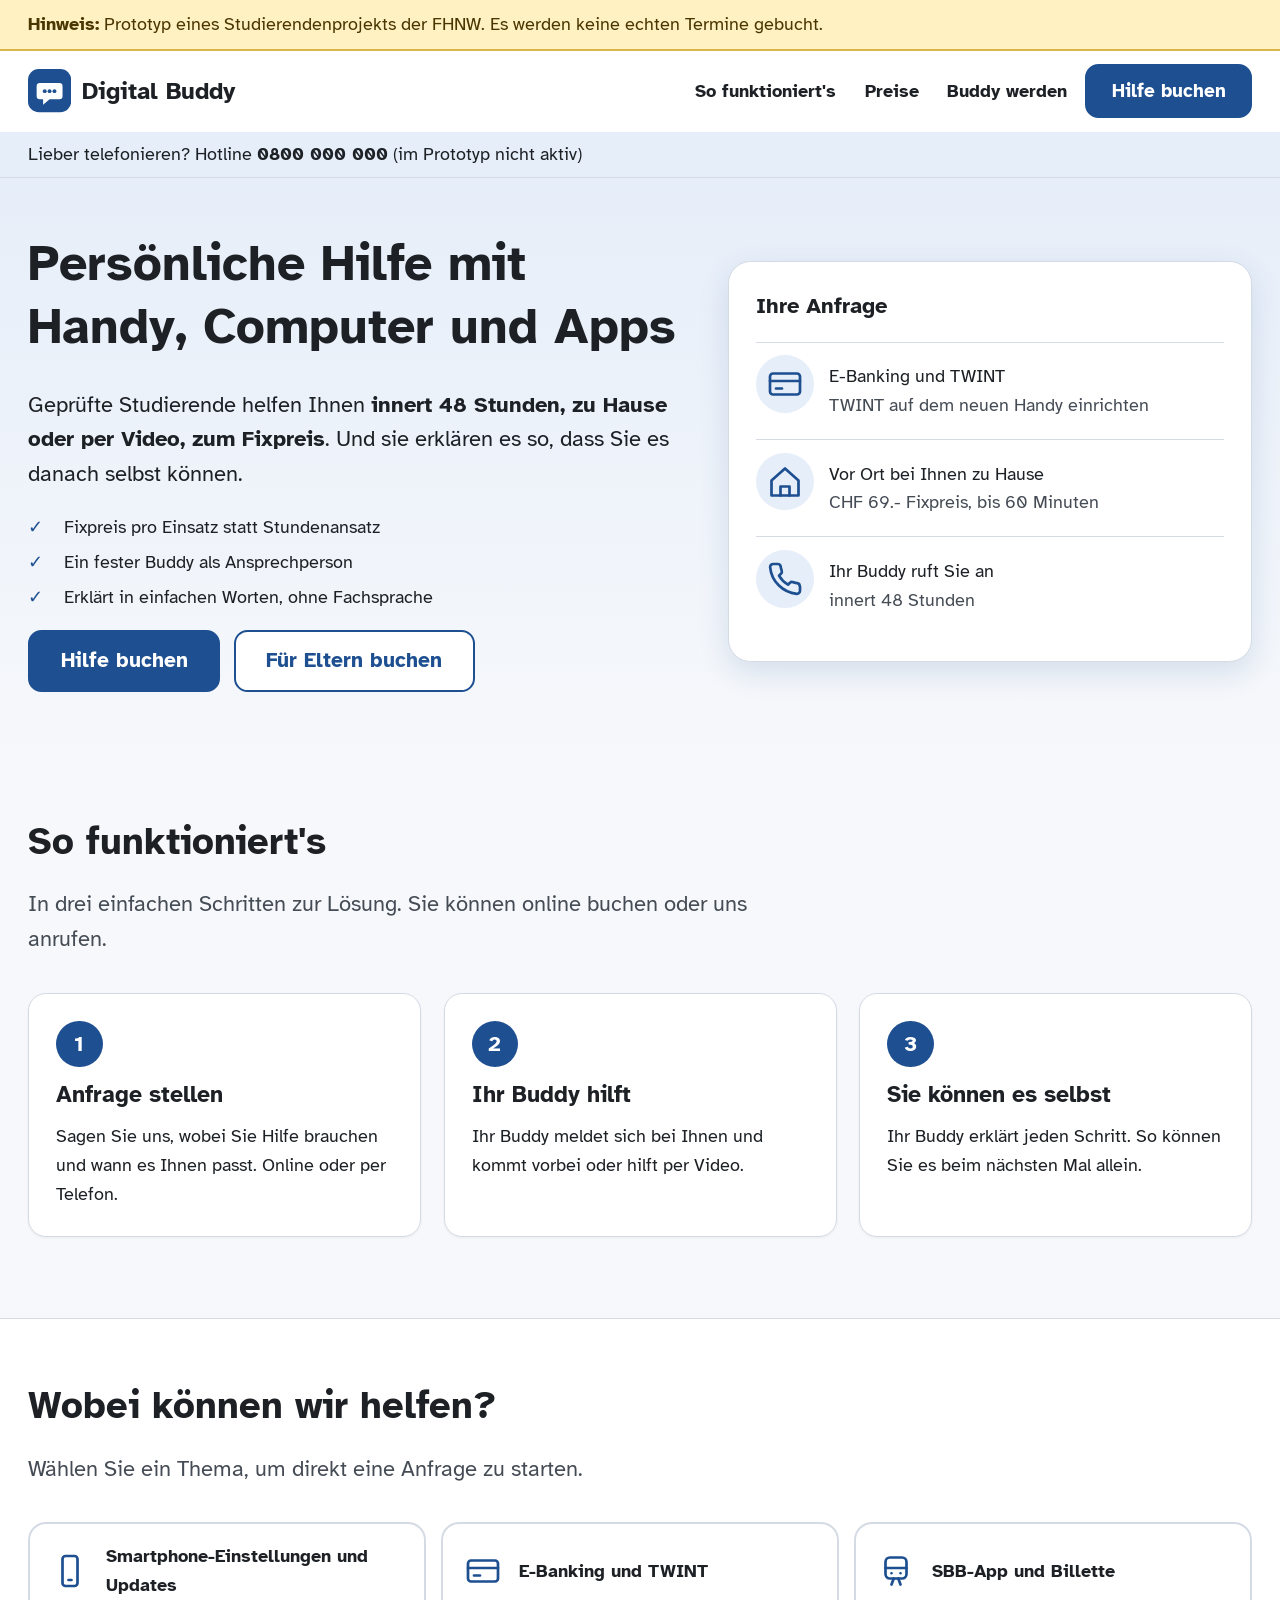
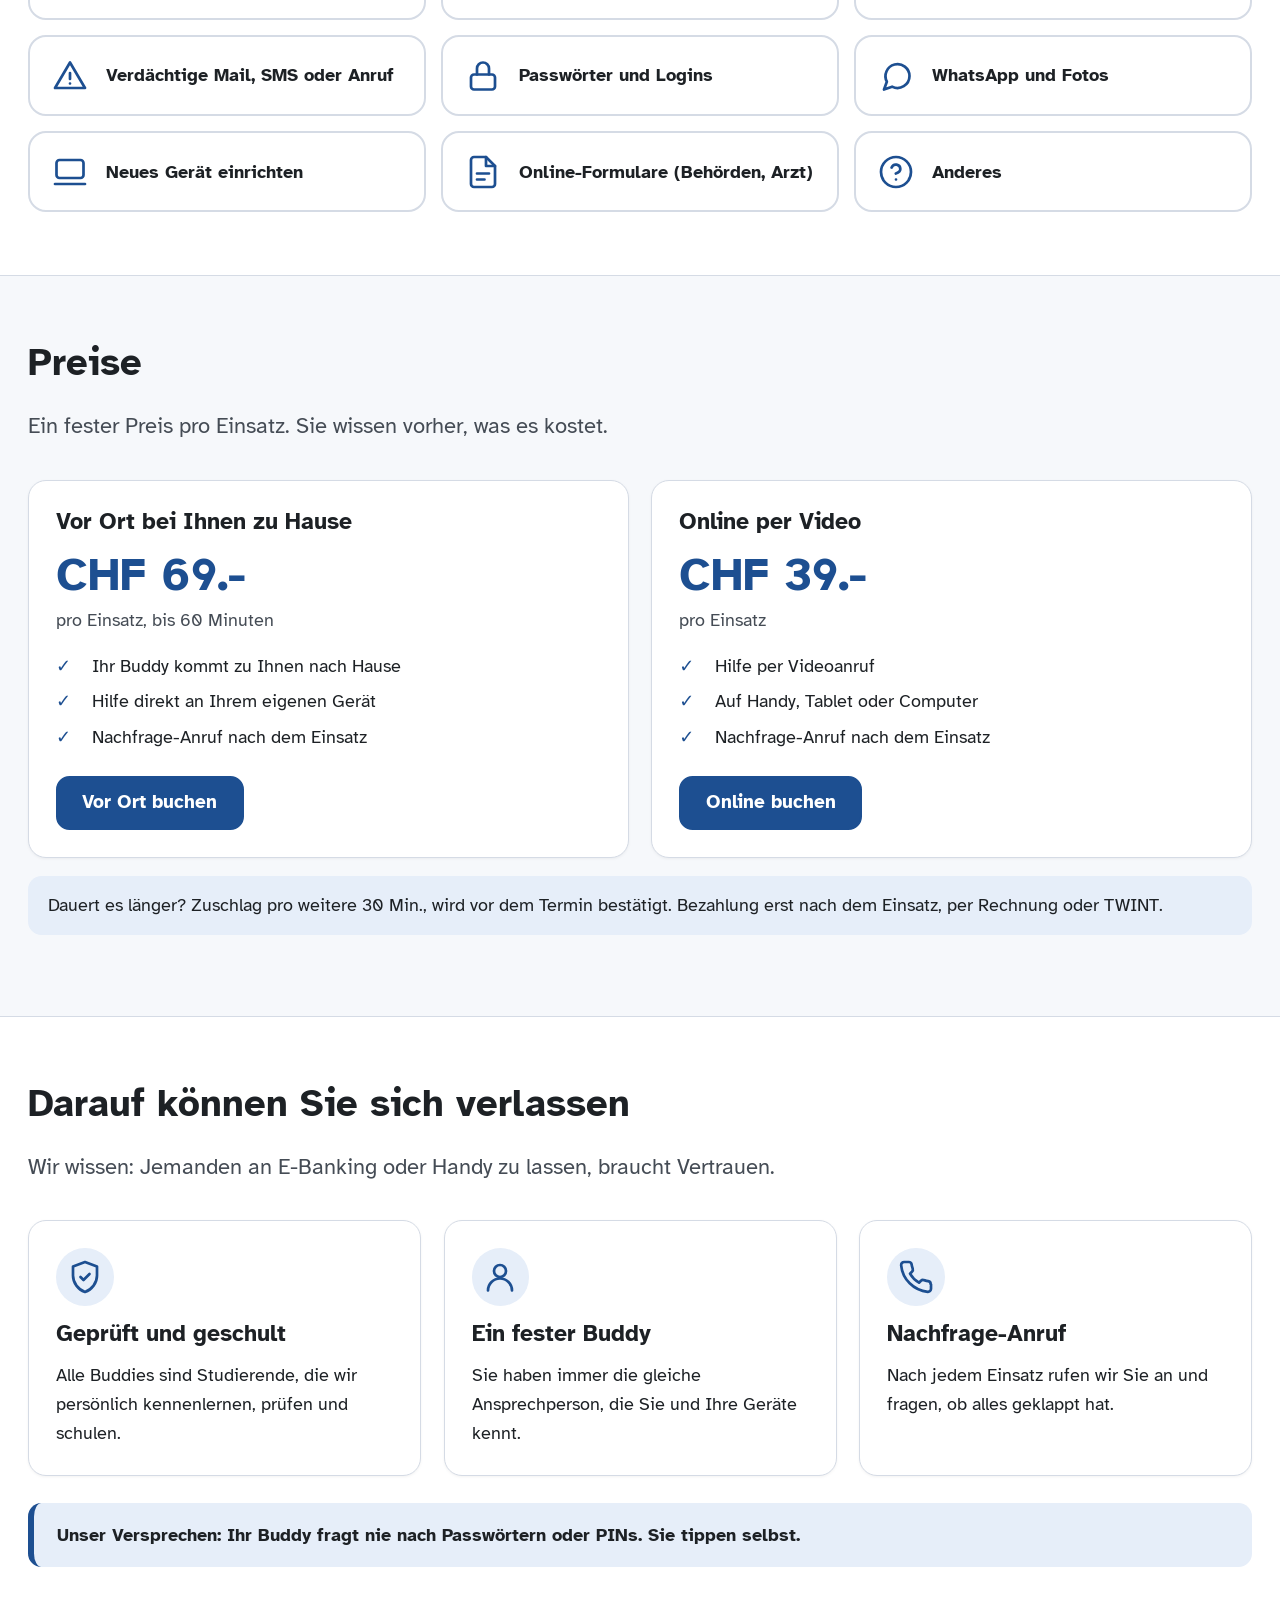
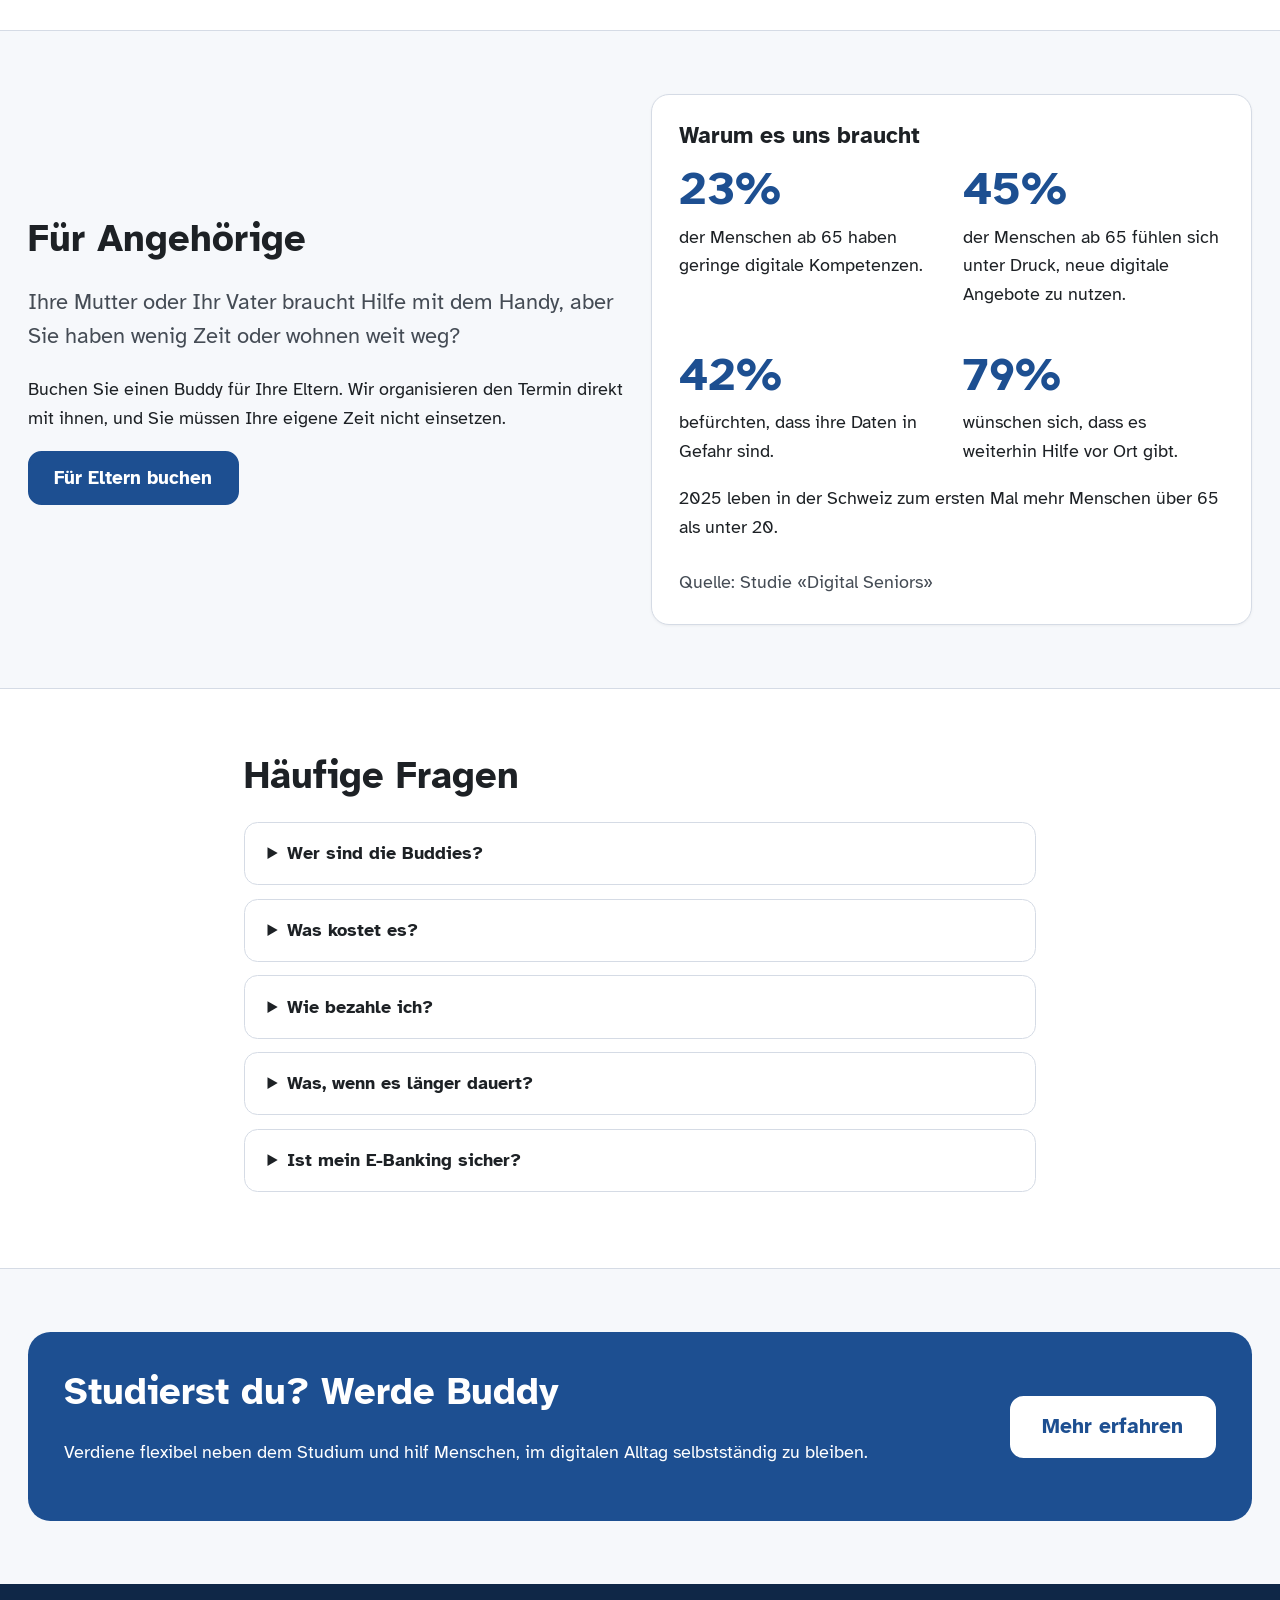
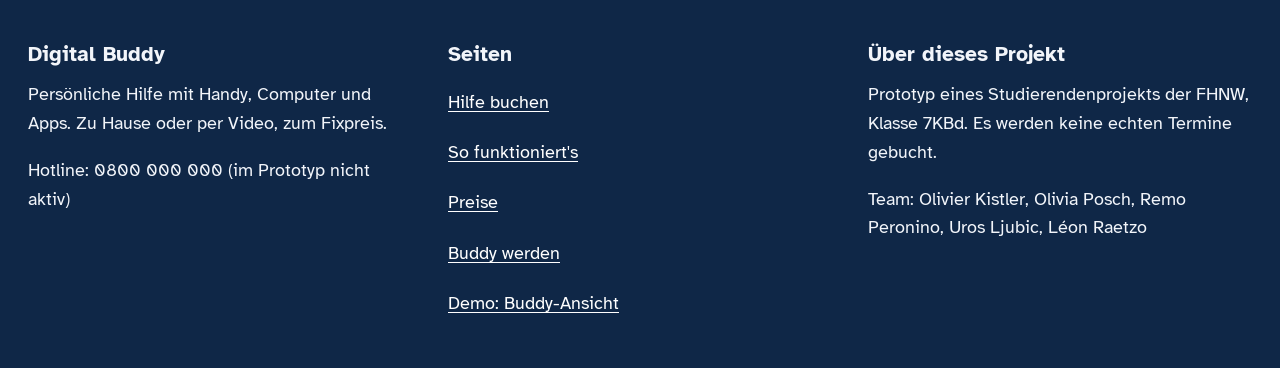
<file: index.html>
<!doctype html>
<html lang="de-CH">
<head>
<meta charset="utf-8">
<meta name="viewport" content="width=device-width, initial-scale=1">
<title>Digital Buddy | Persönliche Hilfe mit Handy, Computer und Apps</title>
<meta name="description" content="Geprüfte Studierende helfen Ihnen mit Smartphone, E-Banking, TWINT und SBB-App. Innert 48 Stunden, zu Hause oder per Video, zum Fixpreis.">
<link rel="icon" href="data:image/svg+xml,%3Csvg xmlns='http://www.w3.org/2000/svg' viewBox='0 0 40 40'%3E%3Crect width='40' height='40' rx='10' fill='%231d4f91'/%3E%3Cpath d='M11 13h18a3 3 0 0 1 3 3v9a3 3 0 0 1-3 3h-9l-6 5v-5h-3a3 3 0 0 1-3-3v-9a3 3 0 0 1 3-3z' fill='%23fff'/%3E%3C/svg%3E">
<link rel="preconnect" href="https://fonts.googleapis.com">
<link rel="preconnect" href="https://fonts.gstatic.com" crossorigin>
<link rel="stylesheet" href="https://fonts.googleapis.com/css2?family=Atkinson+Hyperlegible:wght@400;700&display=swap">
<link rel="stylesheet" href="style.css">
<script src="app.js" defer></script>
</head>
<body data-page="index">
<a class="skip-link" href="#inhalt">Zum Inhalt springen</a>
<div class="proto-banner" role="note"><div class="container"><p><strong>Hinweis:</strong> Prototyp eines Studierendenprojekts der FHNW. Es werden keine echten Termine gebucht.</p></div></div>
<header class="site-header">
  <div class="container header-inner">
    <a class="logo" href="index.html"><svg viewBox="0 0 40 40" aria-hidden="true"><rect width="40" height="40" rx="10" fill="#1d4f91"/><path d="M11 13h18a3 3 0 0 1 3 3v9a3 3 0 0 1-3 3h-9l-6 5v-5h-3a3 3 0 0 1-3-3v-9a3 3 0 0 1 3-3z" fill="#fff"/><circle cx="15.5" cy="20.5" r="1.8" fill="#1d4f91"/><circle cx="20" cy="20.5" r="1.8" fill="#1d4f91"/><circle cx="24.5" cy="20.5" r="1.8" fill="#1d4f91"/></svg><span>Digital Buddy</span></a>
    <nav aria-label="Hauptnavigation">
      <ul class="nav-list">
        <li><a href="index.html#so-funktionierts">So funktioniert's</a></li>
        <li><a href="index.html#preise">Preise</a></li>
        <li><a href="buddy-werden.html">Buddy werden</a></li>
        <li><a class="btn btn-primary" href="buchen.html">Hilfe buchen</a></li>
      </ul>
    </nav>
  </div>
  <div class="hotline-bar"><div class="container"><p>Lieber telefonieren? Hotline <strong>0800 000 000</strong> (im Prototyp nicht aktiv)</p></div></div>
</header>

<main id="inhalt">
  <section class="hero">
    <div class="container hero-grid">
      <div>
        <h1>Persönliche Hilfe mit Handy, Computer und Apps</h1>
        <p class="lead">Geprüfte Studierende helfen Ihnen <strong>innert 48 Stunden, zu Hause oder per Video, zum Fixpreis</strong>. Und sie erklären es so, dass Sie es danach selbst können.</p>
        <ul class="checklist">
          <li>Fixpreis pro Einsatz statt Stundenansatz</li>
          <li>Ein fester Buddy als Ansprechperson</li>
          <li>Erklärt in einfachen Worten, ohne Fachsprache</li>
        </ul>
        <div class="btn-row">
          <a class="btn btn-primary btn-large" href="buchen.html">Hilfe buchen</a>
          <a class="btn btn-secondary btn-large" href="buchen.html?fuer=angehoerige">Für Eltern buchen</a>
        </div>
      </div>
      <div class="mock" aria-hidden="true">
        <p class="mock-title">Ihre Anfrage</p>
        <div class="mock-row"><span class="icon-circle"><svg class="icon" viewBox="0 0 24 24"><rect x="2" y="5" width="20" height="14" rx="2"/><path d="M2 10h20M6 15h4"/></svg></span><p>E-Banking und TWINT<small>TWINT auf dem neuen Handy einrichten</small></p></div>
        <div class="mock-row"><span class="icon-circle"><svg class="icon" viewBox="0 0 24 24"><path d="M3 11 12 3l9 8v10H3z"/><path d="M9 21v-6h6v6"/></svg></span><p>Vor Ort bei Ihnen zu Hause<small>CHF 69.- Fixpreis, bis 60 Minuten</small></p></div>
        <div class="mock-row"><span class="icon-circle"><svg class="icon" viewBox="0 0 24 24"><path d="M22 16.9v3a2 2 0 0 1-2.2 2A19.8 19.8 0 0 1 2.1 4.2 2 2 0 0 1 4.1 2h3a2 2 0 0 1 2 1.7c.1.9.4 1.8.7 2.7a2 2 0 0 1-.5 2.1L8 9.8a16 16 0 0 0 6 6l1.3-1.3a2 2 0 0 1 2.1-.4c.9.3 1.8.6 2.7.7a2 2 0 0 1 1.7 2z"/></svg></span><p>Ihr Buddy ruft Sie an<small>innert 48 Stunden</small></p></div>
      </div>
    </div>
  </section>

  <section class="section" id="so-funktionierts">
    <div class="container">
      <div class="section-head">
        <h2>So funktioniert's</h2>
        <p class="lead">In drei einfachen Schritten zur Lösung. Sie können online buchen oder uns anrufen.</p>
      </div>
      <ol class="steps grid grid-3">
        <li class="card"><h3>Anfrage stellen</h3><p>Sagen Sie uns, wobei Sie Hilfe brauchen und wann es Ihnen passt. Online oder per Telefon.</p></li>
        <li class="card"><h3>Ihr Buddy hilft</h3><p>Ihr Buddy meldet sich bei Ihnen und kommt vorbei oder hilft per Video.</p></li>
        <li class="card"><h3>Sie können es selbst</h3><p>Ihr Buddy erklärt jeden Schritt. So können Sie es beim nächsten Mal allein.</p></li>
      </ol>
    </div>
  </section>

  <section class="section section--alt" id="themen">
    <div class="container">
      <div class="section-head">
        <h2>Wobei können wir helfen?</h2>
        <p class="lead">Wählen Sie ein Thema, um direkt eine Anfrage zu starten.</p>
      </div>
      <div class="topic-grid" id="themen-grid"></div>
    </div>
  </section>

  <section class="section" id="preise">
    <div class="container">
      <div class="section-head">
        <h2>Preise</h2>
        <p class="lead">Ein fester Preis pro Einsatz. Sie wissen vorher, was es kostet.</p>
      </div>
      <div class="grid grid-2">
        <div class="card price-card">
          <h3>Vor Ort bei Ihnen zu Hause</h3>
          <p class="price">CHF 69.-</p>
          <p class="price-unit">pro Einsatz, bis 60 Minuten</p>
          <ul class="checklist">
            <li>Ihr Buddy kommt zu Ihnen nach Hause</li>
            <li>Hilfe direkt an Ihrem eigenen Gerät</li>
            <li>Nachfrage-Anruf nach dem Einsatz</li>
          </ul>
          <a class="btn btn-primary" href="buchen.html?art=vorort">Vor Ort buchen</a>
        </div>
        <div class="card price-card">
          <h3>Online per Video</h3>
          <p class="price">CHF 39.-</p>
          <p class="price-unit">pro Einsatz</p>
          <ul class="checklist">
            <li>Hilfe per Videoanruf</li>
            <li>Auf Handy, Tablet oder Computer</li>
            <li>Nachfrage-Anruf nach dem Einsatz</li>
          </ul>
          <a class="btn btn-primary" href="buchen.html?art=online">Online buchen</a>
        </div>
      </div>
      <p class="note">Dauert es länger? Zuschlag pro weitere 30 Min., wird vor dem Termin bestätigt. Bezahlung erst nach dem Einsatz, per Rechnung oder TWINT.</p>
    </div>
  </section>

  <section class="section section--alt" id="vertrauen">
    <div class="container">
      <div class="section-head">
        <h2>Darauf können Sie sich verlassen</h2>
        <p class="lead">Wir wissen: Jemanden an E-Banking oder Handy zu lassen, braucht Vertrauen.</p>
      </div>
      <div class="grid grid-3">
        <div class="card"><span class="icon-circle"><svg class="icon" viewBox="0 0 24 24" aria-hidden="true"><path d="M12 2 4 5v6c0 5 3.4 9.4 8 11 4.6-1.6 8-6 8-11V5z"/><path d="m9 12 2 2 4-4"/></svg></span><h3>Geprüft und geschult</h3><p>Alle Buddies sind Studierende, die wir persönlich kennenlernen, prüfen und schulen.</p></div>
        <div class="card"><span class="icon-circle"><svg class="icon" viewBox="0 0 24 24" aria-hidden="true"><circle cx="12" cy="8" r="4"/><path d="M4 21a8 8 0 0 1 16 0"/></svg></span><h3>Ein fester Buddy</h3><p>Sie haben immer die gleiche Ansprechperson, die Sie und Ihre Geräte kennt.</p></div>
        <div class="card"><span class="icon-circle"><svg class="icon" viewBox="0 0 24 24" aria-hidden="true"><path d="M22 16.9v3a2 2 0 0 1-2.2 2A19.8 19.8 0 0 1 2.1 4.2 2 2 0 0 1 4.1 2h3a2 2 0 0 1 2 1.7c.1.9.4 1.8.7 2.7a2 2 0 0 1-.5 2.1L8 9.8a16 16 0 0 0 6 6l1.3-1.3a2 2 0 0 1 2.1-.4c.9.3 1.8.6 2.7.7a2 2 0 0 1 1.7 2z"/></svg></span><h3>Nachfrage-Anruf</h3><p>Nach jedem Einsatz rufen wir Sie an und fragen, ob alles geklappt hat.</p></div>
      </div>
      <div class="callout" style="margin-top:1.5rem">
        <p><strong>Unser Versprechen: Ihr Buddy fragt nie nach Passwörtern oder PINs. Sie tippen selbst.</strong></p>
      </div>
    </div>
  </section>

  <section class="section" id="angehoerige">
    <div class="container grid grid-2" style="align-items:center">
      <div>
        <h2>Für Angehörige</h2>
        <p class="lead">Ihre Mutter oder Ihr Vater braucht Hilfe mit dem Handy, aber Sie haben wenig Zeit oder wohnen weit weg?</p>
        <p>Buchen Sie einen Buddy für Ihre Eltern. Wir organisieren den Termin direkt mit ihnen, und Sie müssen Ihre eigene Zeit nicht einsetzen.</p>
        <a class="btn btn-primary" href="buchen.html?fuer=angehoerige">Für Eltern buchen</a>
      </div>
      <div class="card">
        <h3>Warum es uns braucht</h3>
        <div class="grid stat-grid">
          <p><span class="stat-num">23%</span>der Menschen ab 65 haben geringe digitale Kompetenzen.</p>
          <p><span class="stat-num">45%</span>der Menschen ab 65 fühlen sich unter Druck, neue digitale Angebote zu nutzen.</p>
          <p><span class="stat-num">42%</span>befürchten, dass ihre Daten in Gefahr sind.</p>
          <p><span class="stat-num">79%</span>wünschen sich, dass es weiterhin Hilfe vor Ort gibt.</p>
        </div>
        <p>2025 leben in der Schweiz zum ersten Mal mehr Menschen über 65 als unter 20.</p>
        <p class="source">Quelle: Studie «Digital Seniors»</p>
      </div>
    </div>
  </section>

  <section class="section section--alt" id="faq">
    <div class="container narrow">
      <h2>Häufige Fragen</h2>
      <details>
        <summary>Wer sind die Buddies?</summary>
        <div class="details-body"><p>Buddies sind Studierende von Hochschulen und Universitäten in der Schweiz. Wir lernen alle persönlich kennen, prüfen sie und schulen sie, bevor sie helfen. Sie erklären geduldig und in einfachen Worten.</p></div>
      </details>
      <details>
        <summary>Was kostet es?</summary>
        <div class="details-body"><p>Hilfe vor Ort bei Ihnen zu Hause kostet CHF 69.- pro Einsatz (bis 60 Minuten). Hilfe online per Video kostet CHF 39.- pro Einsatz. Es gibt keine Abo-Pflicht und keine versteckten Kosten.</p></div>
      </details>
      <details>
        <summary>Wie bezahle ich?</summary>
        <div class="details-body"><p>Sie bezahlen erst nach dem Einsatz, ganz einfach per Rechnung oder mit TWINT.</p></div>
      </details>
      <details>
        <summary>Was, wenn es länger dauert?</summary>
        <div class="details-body"><p>Für jede weitere halbe Stunde gibt es einen Zuschlag. Ihr Buddy bespricht das mit Ihnen vor dem Termin und bestätigt den Betrag. Ohne Ihr Einverständnis wird nichts verrechnet.</p></div>
      </details>
      <details>
        <summary>Ist mein E-Banking sicher?</summary>
        <div class="details-body"><p>Ja. Ihr Buddy fragt nie nach Passwörtern oder PINs. Sie tippen alles selbst ein, Ihr Buddy zeigt Ihnen nur, wo. So behalten Sie jederzeit die Kontrolle über Ihre Konten.</p></div>
      </details>
    </div>
  </section>

  <section class="section">
    <div class="container">
      <div class="teaser">
        <div>
          <h2>Studierst du? Werde Buddy</h2>
          <p>Verdiene flexibel neben dem Studium und hilf Menschen, im digitalen Alltag selbstständig zu bleiben.</p>
        </div>
        <a class="btn btn-secondary btn-large" href="buddy-werden.html">Mehr erfahren</a>
      </div>
    </div>
  </section>
</main>

<footer class="site-footer">
  <div class="container footer-grid">
    <div>
      <p class="footer-title">Digital Buddy</p>
      <p>Persönliche Hilfe mit Handy, Computer und Apps. Zu Hause oder per Video, zum Fixpreis.</p>
      <p>Hotline: 0800 000 000 (im Prototyp nicht aktiv)</p>
    </div>
    <div>
      <p class="footer-title">Seiten</p>
      <ul class="footer-links">
        <li><a href="buchen.html">Hilfe buchen</a></li>
        <li><a href="index.html#so-funktionierts">So funktioniert's</a></li>
        <li><a href="index.html#preise">Preise</a></li>
        <li><a href="buddy-werden.html">Buddy werden</a></li>
        <li><a href="buddy-dashboard.html">Demo: Buddy-Ansicht</a></li>
      </ul>
    </div>
    <div>
      <p class="footer-title">Über dieses Projekt</p>
      <p>Prototyp eines Studierendenprojekts der FHNW, Klasse 7KBd. Es werden keine echten Termine gebucht.</p>
      <p>Team: Olivier Kistler, Olivia Posch, Remo Peronino, Uros Ljubic, Léon Raetzo</p>
    </div>
  </div>
</footer>
</body>
</html>
</file>
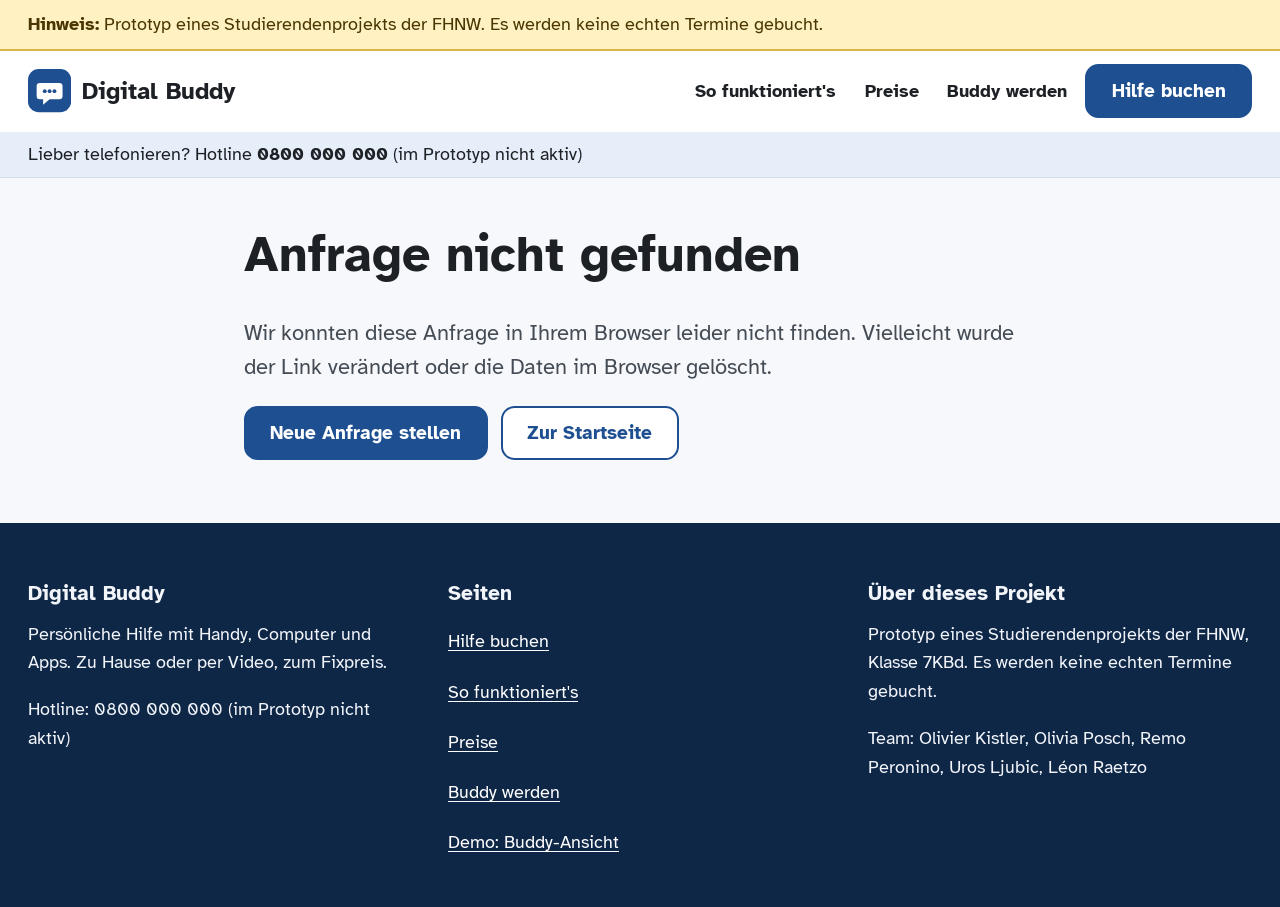
<file: bestaetigung.html>
<!doctype html>
<html lang="de-CH">
<head>
<meta charset="utf-8">
<meta name="viewport" content="width=device-width, initial-scale=1">
<title>Anfrage eingegangen | Digital Buddy</title>
<meta name="description" content="Bestätigung Ihrer Anfrage bei Digital Buddy.">
<link rel="icon" href="data:image/svg+xml,%3Csvg xmlns='http://www.w3.org/2000/svg' viewBox='0 0 40 40'%3E%3Crect width='40' height='40' rx='10' fill='%231d4f91'/%3E%3Cpath d='M11 13h18a3 3 0 0 1 3 3v9a3 3 0 0 1-3 3h-9l-6 5v-5h-3a3 3 0 0 1-3-3v-9a3 3 0 0 1 3-3z' fill='%23fff'/%3E%3C/svg%3E">
<link rel="preconnect" href="https://fonts.googleapis.com">
<link rel="preconnect" href="https://fonts.gstatic.com" crossorigin>
<link rel="stylesheet" href="https://fonts.googleapis.com/css2?family=Atkinson+Hyperlegible:wght@400;700&display=swap">
<link rel="stylesheet" href="style.css">
<script src="app.js" defer></script>
</head>
<body data-page="bestaetigung">
<a class="skip-link" href="#inhalt">Zum Inhalt springen</a>
<div class="proto-banner" role="note"><div class="container"><p><strong>Hinweis:</strong> Prototyp eines Studierendenprojekts der FHNW. Es werden keine echten Termine gebucht.</p></div></div>
<header class="site-header">
  <div class="container header-inner">
    <a class="logo" href="index.html"><svg viewBox="0 0 40 40" aria-hidden="true"><rect width="40" height="40" rx="10" fill="#1d4f91"/><path d="M11 13h18a3 3 0 0 1 3 3v9a3 3 0 0 1-3 3h-9l-6 5v-5h-3a3 3 0 0 1-3-3v-9a3 3 0 0 1 3-3z" fill="#fff"/><circle cx="15.5" cy="20.5" r="1.8" fill="#1d4f91"/><circle cx="20" cy="20.5" r="1.8" fill="#1d4f91"/><circle cx="24.5" cy="20.5" r="1.8" fill="#1d4f91"/></svg><span>Digital Buddy</span></a>
    <nav aria-label="Hauptnavigation">
      <ul class="nav-list">
        <li><a href="index.html#so-funktionierts">So funktioniert's</a></li>
        <li><a href="index.html#preise">Preise</a></li>
        <li><a href="buddy-werden.html">Buddy werden</a></li>
        <li><a class="btn btn-primary" href="buchen.html">Hilfe buchen</a></li>
      </ul>
    </nav>
  </div>
  <div class="hotline-bar"><div class="container"><p>Lieber telefonieren? Hotline <strong>0800 000 000</strong> (im Prototyp nicht aktiv)</p></div></div>
</header>
<main id="inhalt">
  <div class="container narrow page-head" style="padding-bottom:3.5rem">
    <div id="gefunden" hidden>
      <svg class="icon success-icon" viewBox="0 0 24 24" aria-hidden="true"><circle cx="12" cy="12" r="10"/><path d="m7.5 12.5 3 3 6-6"/></svg>
      <h1>Vielen Dank, Ihre Anfrage ist eingegangen</h1>
      <p class="lead">Ihre Anfrage-Nummer: <span class="booking-id" id="buchungs-id"></span></p>

      <div class="card" style="margin:2rem 0">
        <h2>So geht es weiter</h2>
        <ol>
          <li>Ein Buddy ruft Sie an, um den Termin zu bestätigen.</li>
          <li>Ihr Buddy hilft Ihnen vor Ort oder per Video und erklärt jeden Schritt.</li>
          <li>Nach dem Einsatz fragen wir telefonisch nach, ob alles geklappt hat.</li>
        </ol>
        <p class="muted">Hinweis: Dies ist ein Prototyp. Es meldet sich niemand, und es entstehen keine Kosten.</p>
      </div>

      <div class="card abo-box" style="margin-bottom:2rem">
        <h2>Eine kurze Frage an Sie</h2>
        <p>Würden Sie lieber einen festen Buddy im Monatsabo haben? <strong>Basis CHF 29.-/Monat</strong> (Hilfe online und per Telefon) oder <strong>Premium CHF 59.-/Monat</strong> (zusätzlich ein Termin vor Ort), mit einem monatlichen Kontrollanruf.</p>
        <div class="btn-row" id="abo-buttons">
          <button type="button" class="btn btn-primary" data-abo="ja">Ja, interessiert mich</button>
          <button type="button" class="btn btn-secondary" data-abo="nein">Nein, lieber pro Einsatz</button>
        </div>
        <p class="callout" id="abo-danke" tabindex="-1" role="status" hidden></p>
      </div>

      <h2>Ihre Angaben</h2>
      <dl class="summary" id="zusammenfassung"></dl>

      <div class="btn-row">
        <a class="btn btn-primary" href="index.html">Zur Startseite</a>
        <a class="btn btn-secondary" href="buchen.html">Weitere Anfrage</a>
      </div>
    </div>

    <div id="nicht-gefunden" hidden>
      <h1>Anfrage nicht gefunden</h1>
      <p class="lead">Wir konnten diese Anfrage in Ihrem Browser leider nicht finden. Vielleicht wurde der Link verändert oder die Daten im Browser gelöscht.</p>
      <div class="btn-row">
        <a class="btn btn-primary" href="buchen.html">Neue Anfrage stellen</a>
        <a class="btn btn-secondary" href="index.html">Zur Startseite</a>
      </div>
    </div>
  </div>
</main>

<footer class="site-footer">
  <div class="container footer-grid">
    <div>
      <p class="footer-title">Digital Buddy</p>
      <p>Persönliche Hilfe mit Handy, Computer und Apps. Zu Hause oder per Video, zum Fixpreis.</p>
      <p>Hotline: 0800 000 000 (im Prototyp nicht aktiv)</p>
    </div>
    <div>
      <p class="footer-title">Seiten</p>
      <ul class="footer-links">
        <li><a href="buchen.html">Hilfe buchen</a></li>
        <li><a href="index.html#so-funktionierts">So funktioniert's</a></li>
        <li><a href="index.html#preise">Preise</a></li>
        <li><a href="buddy-werden.html">Buddy werden</a></li>
        <li><a href="buddy-dashboard.html">Demo: Buddy-Ansicht</a></li>
      </ul>
    </div>
    <div>
      <p class="footer-title">Über dieses Projekt</p>
      <p>Prototyp eines Studierendenprojekts der FHNW, Klasse 7KBd. Es werden keine echten Termine gebucht.</p>
      <p>Team: Olivier Kistler, Olivia Posch, Remo Peronino, Uros Ljubic, Léon Raetzo</p>
    </div>
  </div>
</footer>
</body>
</html>
</file>
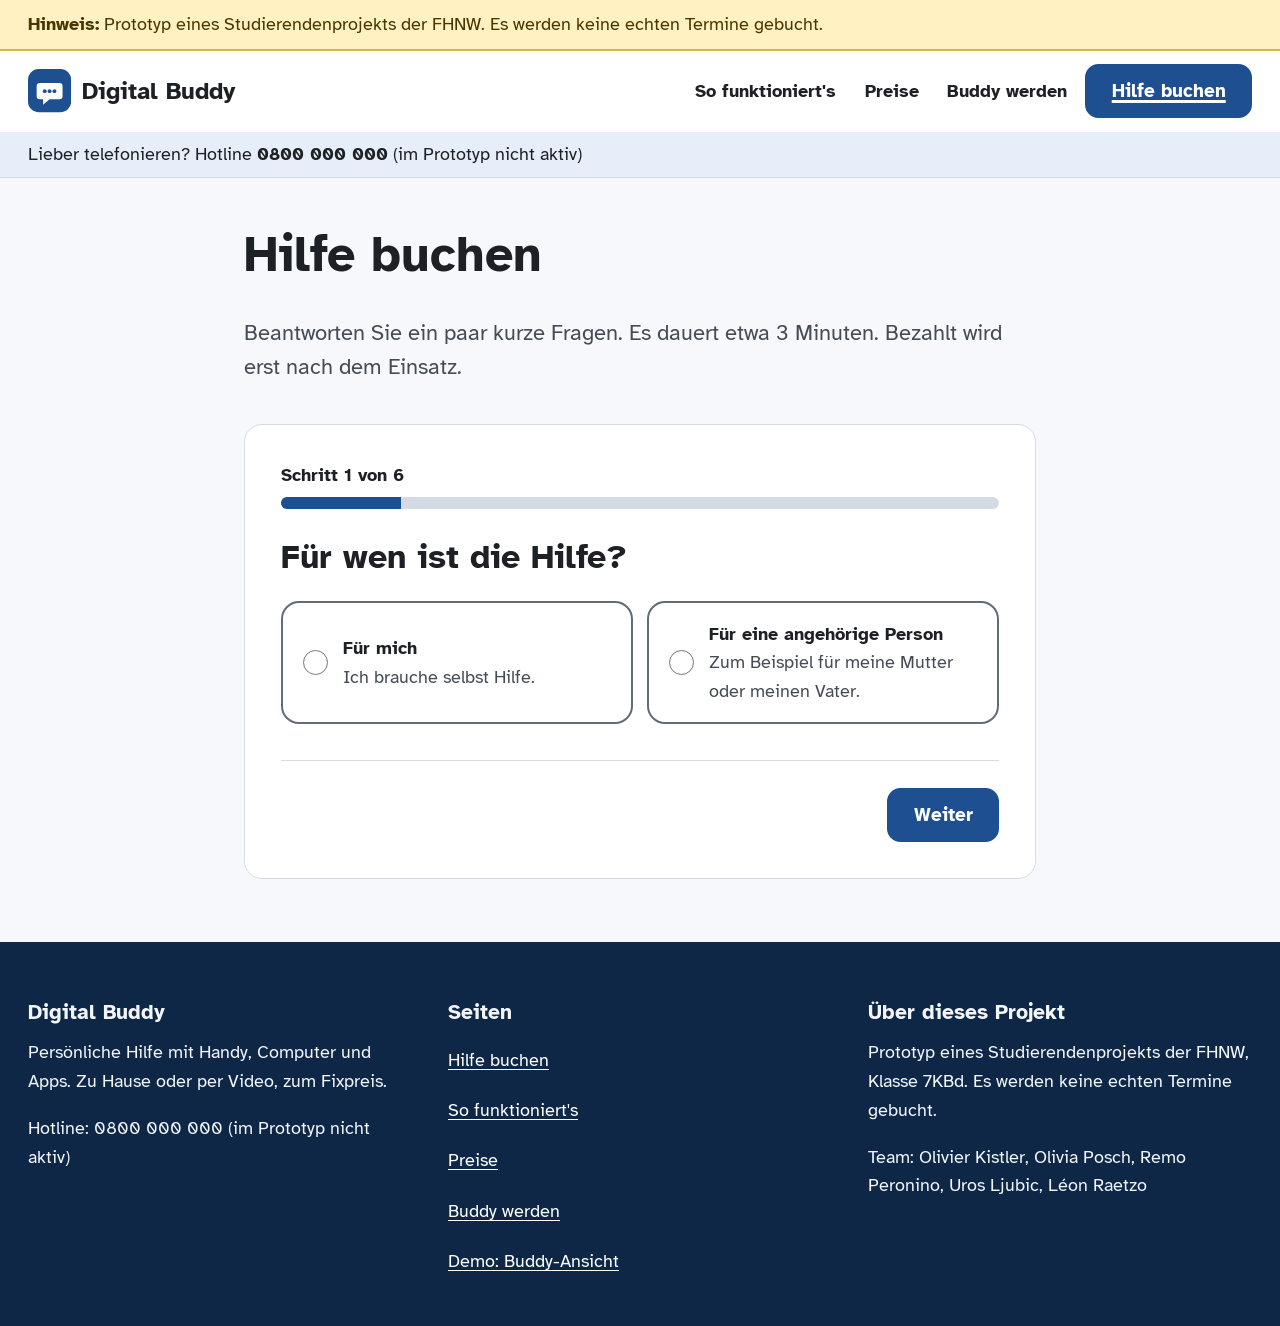
<file: buchen.html>
<!doctype html>
<html lang="de-CH">
<head>
<meta charset="utf-8">
<meta name="viewport" content="width=device-width, initial-scale=1">
<title>Hilfe buchen | Digital Buddy</title>
<meta name="description" content="Buchen Sie persönliche Hilfe mit Handy, Computer und Apps. Vor Ort CHF 69.-, online CHF 39.-.">
<link rel="icon" href="data:image/svg+xml,%3Csvg xmlns='http://www.w3.org/2000/svg' viewBox='0 0 40 40'%3E%3Crect width='40' height='40' rx='10' fill='%231d4f91'/%3E%3Cpath d='M11 13h18a3 3 0 0 1 3 3v9a3 3 0 0 1-3 3h-9l-6 5v-5h-3a3 3 0 0 1-3-3v-9a3 3 0 0 1 3-3z' fill='%23fff'/%3E%3C/svg%3E">
<link rel="preconnect" href="https://fonts.googleapis.com">
<link rel="preconnect" href="https://fonts.gstatic.com" crossorigin>
<link rel="stylesheet" href="https://fonts.googleapis.com/css2?family=Atkinson+Hyperlegible:wght@400;700&display=swap">
<link rel="stylesheet" href="style.css">
<script src="app.js" defer></script>
</head>
<body data-page="buchen">
<a class="skip-link" href="#inhalt">Zum Inhalt springen</a>
<div class="proto-banner" role="note"><div class="container"><p><strong>Hinweis:</strong> Prototyp eines Studierendenprojekts der FHNW. Es werden keine echten Termine gebucht.</p></div></div>
<header class="site-header">
  <div class="container header-inner">
    <a class="logo" href="index.html"><svg viewBox="0 0 40 40" aria-hidden="true"><rect width="40" height="40" rx="10" fill="#1d4f91"/><path d="M11 13h18a3 3 0 0 1 3 3v9a3 3 0 0 1-3 3h-9l-6 5v-5h-3a3 3 0 0 1-3-3v-9a3 3 0 0 1 3-3z" fill="#fff"/><circle cx="15.5" cy="20.5" r="1.8" fill="#1d4f91"/><circle cx="20" cy="20.5" r="1.8" fill="#1d4f91"/><circle cx="24.5" cy="20.5" r="1.8" fill="#1d4f91"/></svg><span>Digital Buddy</span></a>
    <nav aria-label="Hauptnavigation">
      <ul class="nav-list">
        <li><a href="index.html#so-funktionierts">So funktioniert's</a></li>
        <li><a href="index.html#preise">Preise</a></li>
        <li><a href="buddy-werden.html">Buddy werden</a></li>
        <li><a class="btn btn-primary" href="buchen.html" aria-current="page">Hilfe buchen</a></li>
      </ul>
    </nav>
  </div>
  <div class="hotline-bar"><div class="container"><p>Lieber telefonieren? Hotline <strong>0800 000 000</strong> (im Prototyp nicht aktiv)</p></div></div>
</header>
<main id="inhalt">
  <div class="container narrow page-head">
    <h1>Hilfe buchen</h1>
    <p class="lead">Beantworten Sie ein paar kurze Fragen. Es dauert etwa 3 Minuten. Bezahlt wird erst nach dem Einsatz.</p>
  </div>
  <div class="container narrow" style="padding-bottom:3.5rem">
    <noscript><p class="error-box">Bitte aktivieren Sie JavaScript oder rufen Sie uns an, um eine Anfrage zu stellen.</p></noscript>
    <form id="buchung" class="form-card" novalidate>
      <div class="progress">
        <p class="progress-label" aria-live="polite">Schritt <span id="schritt-nr">1</span> von 6</p>
        <div class="progress-bar" aria-hidden="true"><span id="progress-fill"></span></div>
      </div>

      <fieldset class="step">
        <legend tabindex="-1">Für wen ist die Hilfe?</legend>
        <div class="choices choices--2">
          <label class="choice"><input type="radio" name="fuer" value="selbst" required data-error="Bitte wählen Sie aus, für wen die Hilfe ist."><span>Für mich<span class="sub">Ich brauche selbst Hilfe.</span></span></label>
          <label class="choice"><input type="radio" name="fuer" value="angehoerige"><span>Für eine angehörige Person<span class="sub">Zum Beispiel für meine Mutter oder meinen Vater.</span></span></label>
        </div>
        <p class="error-box" role="alert" hidden></p>
      </fieldset>

      <fieldset class="step" hidden>
        <legend tabindex="-1">Worum geht es?</legend>
        <div class="choices choices--topics" id="themen-optionen"></div>
        <div class="field" style="margin-top:1.5rem">
          <label for="beschreibung">Beschreiben Sie kurz das Problem <span class="hint">Freiwillig. Zum Beispiel: «Ich kann keine Fotos mehr per WhatsApp senden.»</span></label>
          <textarea id="beschreibung" name="beschreibung" maxlength="500"></textarea>
        </div>
        <p class="error-box" role="alert" hidden></p>
      </fieldset>

      <fieldset class="step" hidden>
        <legend tabindex="-1">Wie möchten Sie Hilfe erhalten?</legend>
        <div class="choices">
          <label class="choice"><input type="radio" name="art" value="vorort" required data-error="Bitte wählen Sie, ob Sie Hilfe vor Ort oder per Video möchten."><span>Vor Ort bei Ihnen zu Hause<span class="sub">Ein Buddy kommt vorbei. Bis 60 Minuten.</span></span><span class="choice-price">CHF 69.-</span></label>
          <label class="choice"><input type="radio" name="art" value="online"><span>Online per Video<span class="sub">Per Videoanruf auf Handy, Tablet oder Computer.</span></span><span class="choice-price">CHF 39.-</span></label>
        </div>
        <p class="note">Dauert es länger? Zuschlag pro weitere 30 Min., wird vor dem Termin bestätigt.</p>
        <p class="error-box" role="alert" hidden></p>
      </fieldset>

      <fieldset class="step" hidden>
        <legend tabindex="-1">Wann passt es Ihnen?</legend>
        <div class="field">
          <label for="datum">Wunschdatum</label>
          <input type="date" id="datum" name="datum" required data-error="Bitte wählen Sie ein Datum ab heute.">
        </div>
        <fieldset class="subfieldset">
          <legend>Tageszeit</legend>
          <div class="choices choices--2">
            <label class="choice"><input type="radio" name="zeitfenster" value="vormittag" required data-error="Bitte wählen Sie eine Tageszeit.">Vormittag</label>
            <label class="choice"><input type="radio" name="zeitfenster" value="nachmittag">Nachmittag</label>
            <label class="choice"><input type="radio" name="zeitfenster" value="abend">Abend</label>
          </div>
        </fieldset>
        <p class="note">Wir melden uns innert 48 Stunden, um den genauen Termin mit Ihnen zu bestätigen.</p>
        <p class="error-box" role="alert" hidden></p>
      </fieldset>

      <fieldset class="step" hidden>
        <legend tabindex="-1">Wie erreichen wir Sie?</legend>
        <div class="field">
          <label for="name">Ihr Vor- und Nachname</label>
          <input type="text" id="name" name="name" autocomplete="name" required data-error="Bitte geben Sie Ihren Namen ein.">
        </div>
        <div class="field">
          <label for="telefon">Ihre Telefonnummer <span class="hint">Wir rufen Sie an, um den Termin zu bestätigen. Zum Beispiel 079 123 45 67</span></label>
          <input type="tel" id="telefon" name="telefon" autocomplete="tel" required pattern="[0-9 +]{9,20}" data-error="Bitte geben Sie eine gültige Telefonnummer ein, zum Beispiel 079 123 45 67.">
        </div>
        <div class="field">
          <label for="email">Ihre E-Mail-Adresse <span class="hint">Freiwillig</span></label>
          <input type="email" id="email" name="email" autocomplete="email" data-error="Bitte prüfen Sie die E-Mail-Adresse.">
        </div>

        <fieldset class="subfieldset" id="grp-angehoerige" hidden disabled>
          <legend>Person, die Hilfe erhält</legend>
          <div class="field">
            <label for="hilfeName">Vor- und Nachname</label>
            <input type="text" id="hilfeName" name="hilfeName" required data-error="Bitte geben Sie den Namen der Person ein, die Hilfe erhält.">
          </div>
          <div class="field">
            <label for="hilfeTelefon">Telefonnummer <span class="hint">Damit der Buddy den Termin direkt abmachen kann.</span></label>
            <input type="tel" id="hilfeTelefon" name="hilfeTelefon" required pattern="[0-9 +]{9,20}" data-error="Bitte geben Sie eine gültige Telefonnummer der Person ein, die Hilfe erhält.">
          </div>
        </fieldset>

        <fieldset class="subfieldset">
          <legend>Wo findet die Hilfe statt?</legend>
          <div class="field-row">
            <div class="field">
              <label for="plz">PLZ</label>
              <input type="text" id="plz" name="plz" inputmode="numeric" autocomplete="postal-code" required pattern="[0-9]{4}" maxlength="4" data-error="Bitte geben Sie eine 4-stellige Postleitzahl ein.">
            </div>
            <div class="field">
              <label for="ort">Ort</label>
              <input type="text" id="ort" name="ort" autocomplete="address-level2" required data-error="Bitte geben Sie den Ort ein.">
            </div>
          </div>
          <div class="field">
            <label for="strasse">Strasse und Hausnummer <span class="hint" id="strasse-hint"></span></label>
            <input type="text" id="strasse" name="strasse" autocomplete="street-address" data-error="Für Hilfe vor Ort brauchen wir die Strasse und Hausnummer.">
          </div>
        </fieldset>
        <p class="error-box" role="alert" hidden></p>
      </fieldset>

      <fieldset class="step" hidden>
        <legend tabindex="-1">Übersicht und Zahlung</legend>
        <dl class="summary" id="zusammenfassung"></dl>
        <div class="price-box"><span>Ihr Fixpreis</span><strong id="preis-total"></strong></div>
        <p class="note">Dauert es länger? Zuschlag pro weitere 30 Min., wird vor dem Termin bestätigt.</p>
        <fieldset class="subfieldset">
          <legend>Wie möchten Sie bezahlen? <span class="hint">Bezahlung erst nach dem Einsatz</span></legend>
          <div class="choices choices--2">
            <label class="choice"><input type="radio" name="zahlung" value="rechnung" required data-error="Bitte wählen Sie, wie Sie bezahlen möchten."><span>Rechnung<span class="sub">Per Post oder E-Mail</span></span></label>
            <label class="choice"><input type="radio" name="zahlung" value="twint"><span>TWINT<span class="sub">Mit dem Handy bezahlen</span></span></label>
          </div>
        </fieldset>
        <div class="subfieldset">
          <label class="choice choice--check"><input type="checkbox" name="prototyp" required data-error="Bitte bestätigen Sie den Hinweis zum Prototyp."><span>Ich habe verstanden: Dies ist ein Prototyp eines Studierendenprojekts der FHNW. Es wird kein echter Termin gebucht.</span></label>
        </div>
        <p class="error-box" role="alert" hidden></p>
      </fieldset>

      <div class="form-nav">
        <button type="button" class="btn btn-secondary" id="btn-zurueck" hidden>Zurück</button>
        <button type="button" class="btn btn-primary push" id="btn-weiter">Weiter</button>
        <button type="submit" class="btn btn-primary push" id="btn-absenden" hidden>Anfrage absenden</button>
      </div>
    </form>
  </div>
</main>

<footer class="site-footer">
  <div class="container footer-grid">
    <div>
      <p class="footer-title">Digital Buddy</p>
      <p>Persönliche Hilfe mit Handy, Computer und Apps. Zu Hause oder per Video, zum Fixpreis.</p>
      <p>Hotline: 0800 000 000 (im Prototyp nicht aktiv)</p>
    </div>
    <div>
      <p class="footer-title">Seiten</p>
      <ul class="footer-links">
        <li><a href="buchen.html">Hilfe buchen</a></li>
        <li><a href="index.html#so-funktionierts">So funktioniert's</a></li>
        <li><a href="index.html#preise">Preise</a></li>
        <li><a href="buddy-werden.html">Buddy werden</a></li>
        <li><a href="buddy-dashboard.html">Demo: Buddy-Ansicht</a></li>
      </ul>
    </div>
    <div>
      <p class="footer-title">Über dieses Projekt</p>
      <p>Prototyp eines Studierendenprojekts der FHNW, Klasse 7KBd. Es werden keine echten Termine gebucht.</p>
      <p>Team: Olivier Kistler, Olivia Posch, Remo Peronino, Uros Ljubic, Léon Raetzo</p>
    </div>
  </div>
</footer>
</body>
</html>
</file>
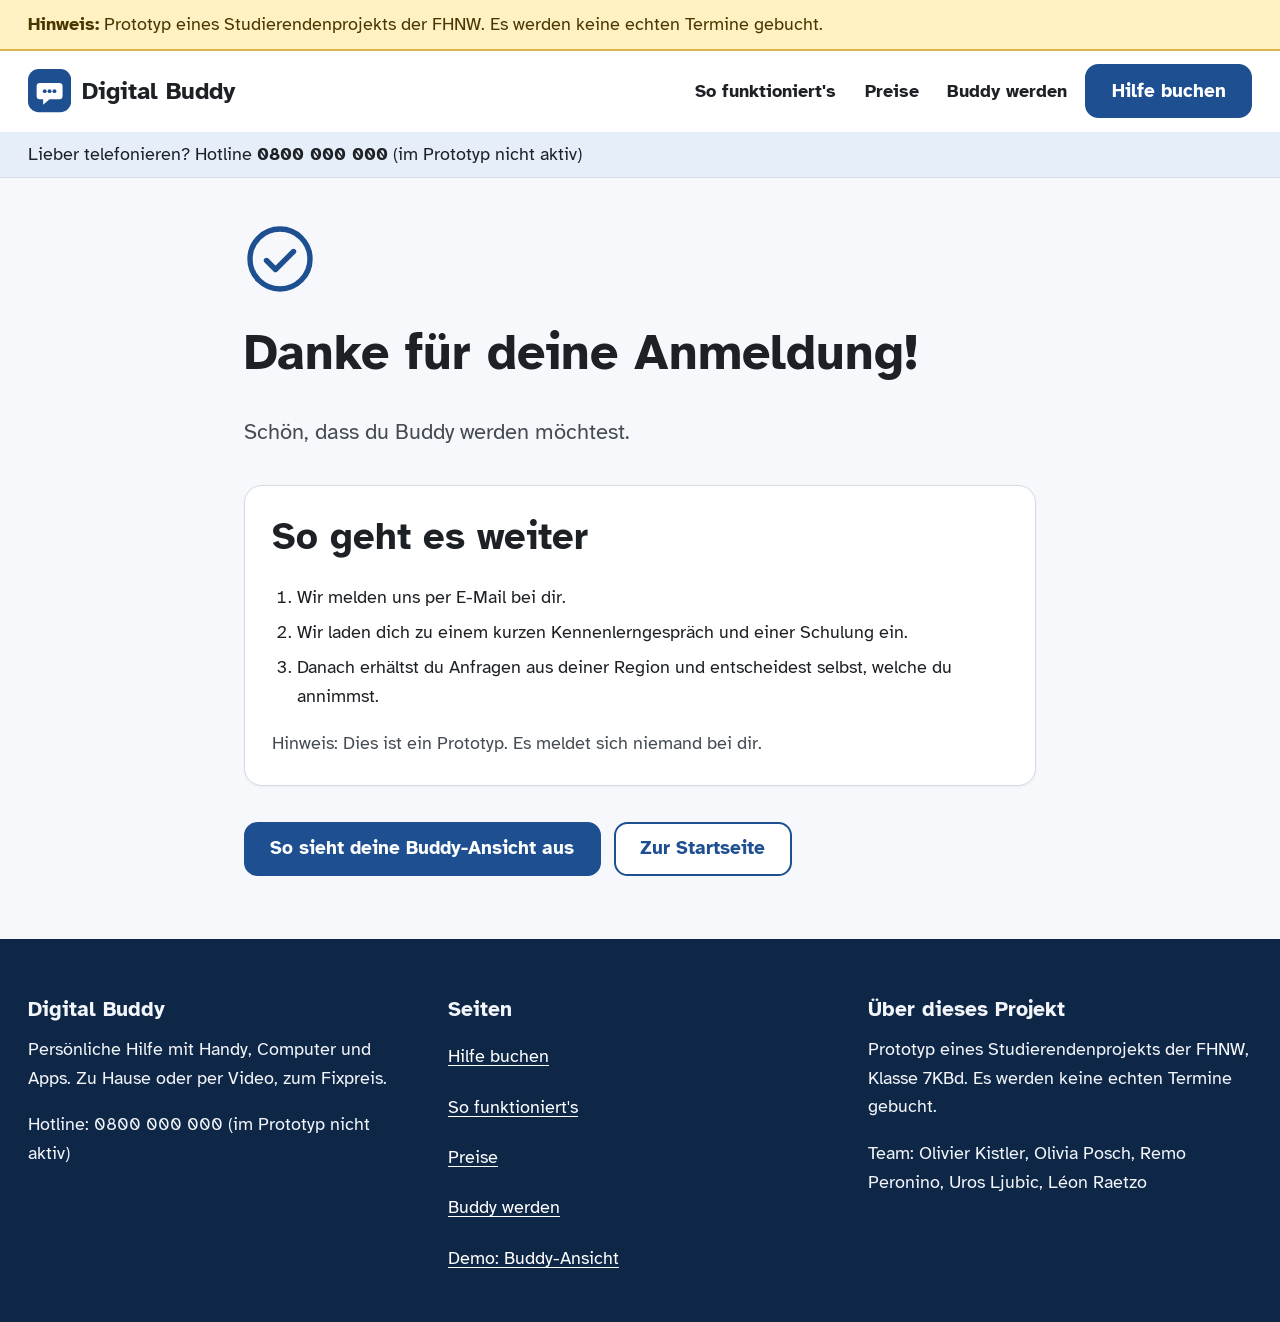
<file: buddy-danke.html>
<!doctype html>
<html lang="de-CH">
<head>
<meta charset="utf-8">
<meta name="viewport" content="width=device-width, initial-scale=1">
<title>Danke für deine Anmeldung | Digital Buddy</title>
<meta name="description" content="Bestätigung deiner Anmeldung als Buddy.">
<link rel="icon" href="data:image/svg+xml,%3Csvg xmlns='http://www.w3.org/2000/svg' viewBox='0 0 40 40'%3E%3Crect width='40' height='40' rx='10' fill='%231d4f91'/%3E%3Cpath d='M11 13h18a3 3 0 0 1 3 3v9a3 3 0 0 1-3 3h-9l-6 5v-5h-3a3 3 0 0 1-3-3v-9a3 3 0 0 1 3-3z' fill='%23fff'/%3E%3C/svg%3E">
<link rel="preconnect" href="https://fonts.googleapis.com">
<link rel="preconnect" href="https://fonts.gstatic.com" crossorigin>
<link rel="stylesheet" href="https://fonts.googleapis.com/css2?family=Atkinson+Hyperlegible:wght@400;700&display=swap">
<link rel="stylesheet" href="style.css">
<script src="app.js" defer></script>
</head>
<body data-page="buddy-danke">
<a class="skip-link" href="#inhalt">Zum Inhalt springen</a>
<div class="proto-banner" role="note"><div class="container"><p><strong>Hinweis:</strong> Prototyp eines Studierendenprojekts der FHNW. Es werden keine echten Termine gebucht.</p></div></div>
<header class="site-header">
  <div class="container header-inner">
    <a class="logo" href="index.html"><svg viewBox="0 0 40 40" aria-hidden="true"><rect width="40" height="40" rx="10" fill="#1d4f91"/><path d="M11 13h18a3 3 0 0 1 3 3v9a3 3 0 0 1-3 3h-9l-6 5v-5h-3a3 3 0 0 1-3-3v-9a3 3 0 0 1 3-3z" fill="#fff"/><circle cx="15.5" cy="20.5" r="1.8" fill="#1d4f91"/><circle cx="20" cy="20.5" r="1.8" fill="#1d4f91"/><circle cx="24.5" cy="20.5" r="1.8" fill="#1d4f91"/></svg><span>Digital Buddy</span></a>
    <nav aria-label="Hauptnavigation">
      <ul class="nav-list">
        <li><a href="index.html#so-funktionierts">So funktioniert's</a></li>
        <li><a href="index.html#preise">Preise</a></li>
        <li><a href="buddy-werden.html">Buddy werden</a></li>
        <li><a class="btn btn-primary" href="buchen.html">Hilfe buchen</a></li>
      </ul>
    </nav>
  </div>
  <div class="hotline-bar"><div class="container"><p>Lieber telefonieren? Hotline <strong>0800 000 000</strong> (im Prototyp nicht aktiv)</p></div></div>
</header>
<main id="inhalt">
  <div class="container narrow page-head" style="padding-bottom:3.5rem">
    <svg class="icon success-icon" viewBox="0 0 24 24" aria-hidden="true"><circle cx="12" cy="12" r="10"/><path d="m7.5 12.5 3 3 6-6"/></svg>
    <h1>Danke für deine Anmeldung!</h1>
    <p class="lead">Schön, dass du Buddy werden möchtest.</p>
    <div class="card" style="margin:2rem 0">
      <h2>So geht es weiter</h2>
      <ol>
        <li>Wir melden uns per E-Mail bei dir.</li>
        <li>Wir laden dich zu einem kurzen Kennenlerngespräch und einer Schulung ein.</li>
        <li>Danach erhältst du Anfragen aus deiner Region und entscheidest selbst, welche du annimmst.</li>
      </ol>
      <p class="muted">Hinweis: Dies ist ein Prototyp. Es meldet sich niemand bei dir.</p>
    </div>
    <div class="btn-row">
      <a class="btn btn-primary" href="buddy-dashboard.html">So sieht deine Buddy-Ansicht aus</a>
      <a class="btn btn-secondary" href="index.html">Zur Startseite</a>
    </div>
  </div>
</main>

<footer class="site-footer">
  <div class="container footer-grid">
    <div>
      <p class="footer-title">Digital Buddy</p>
      <p>Persönliche Hilfe mit Handy, Computer und Apps. Zu Hause oder per Video, zum Fixpreis.</p>
      <p>Hotline: 0800 000 000 (im Prototyp nicht aktiv)</p>
    </div>
    <div>
      <p class="footer-title">Seiten</p>
      <ul class="footer-links">
        <li><a href="buchen.html">Hilfe buchen</a></li>
        <li><a href="index.html#so-funktionierts">So funktioniert's</a></li>
        <li><a href="index.html#preise">Preise</a></li>
        <li><a href="buddy-werden.html">Buddy werden</a></li>
        <li><a href="buddy-dashboard.html">Demo: Buddy-Ansicht</a></li>
      </ul>
    </div>
    <div>
      <p class="footer-title">Über dieses Projekt</p>
      <p>Prototyp eines Studierendenprojekts der FHNW, Klasse 7KBd. Es werden keine echten Termine gebucht.</p>
      <p>Team: Olivier Kistler, Olivia Posch, Remo Peronino, Uros Ljubic, Léon Raetzo</p>
    </div>
  </div>
</footer>
</body>
</html>
</file>
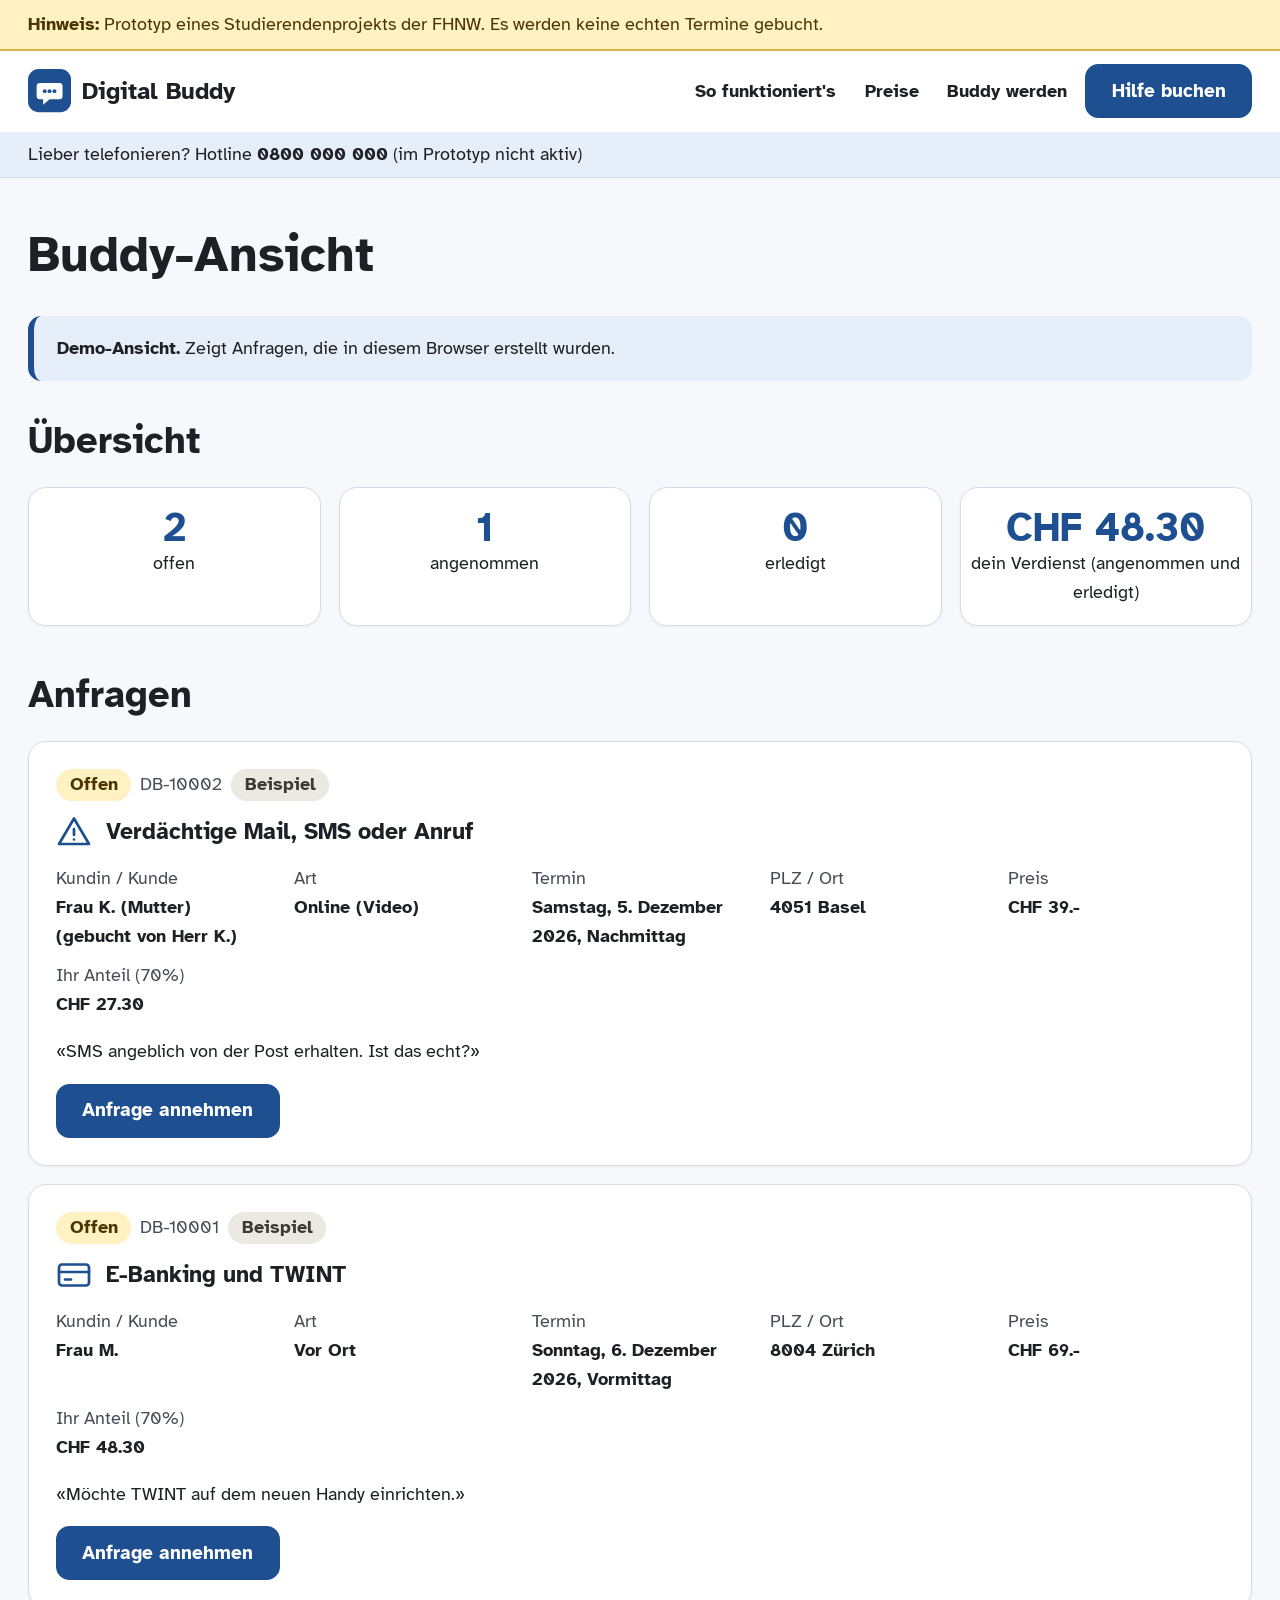
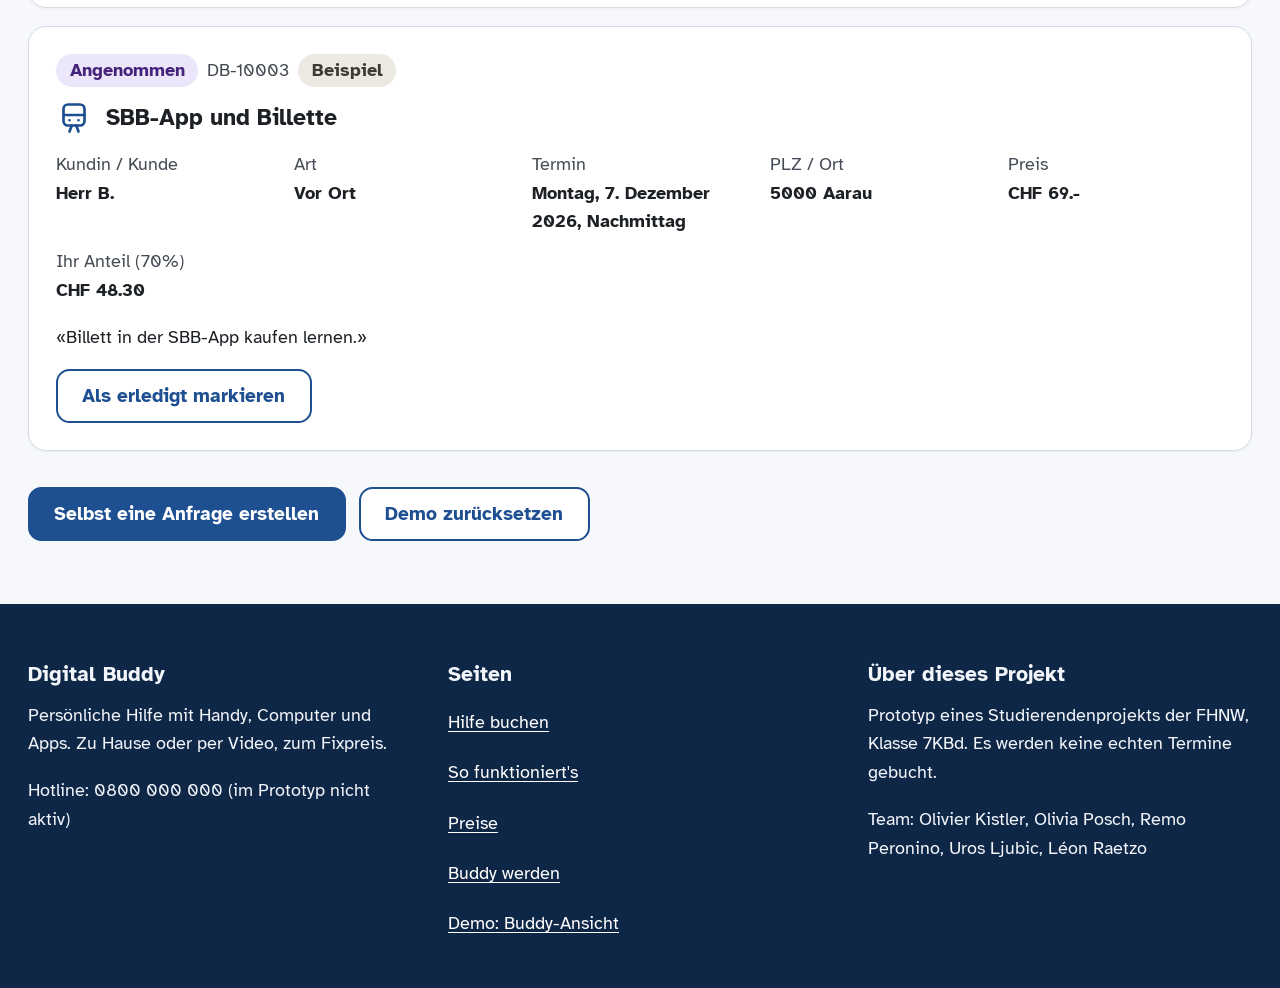
<file: buddy-dashboard.html>
<!doctype html>
<html lang="de-CH">
<head>
<meta charset="utf-8">
<meta name="viewport" content="width=device-width, initial-scale=1">
<title>Demo: Buddy-Ansicht | Digital Buddy</title>
<meta name="description" content="Demo der Buddy-Ansicht mit offenen Anfragen.">
<link rel="icon" href="data:image/svg+xml,%3Csvg xmlns='http://www.w3.org/2000/svg' viewBox='0 0 40 40'%3E%3Crect width='40' height='40' rx='10' fill='%231d4f91'/%3E%3Cpath d='M11 13h18a3 3 0 0 1 3 3v9a3 3 0 0 1-3 3h-9l-6 5v-5h-3a3 3 0 0 1-3-3v-9a3 3 0 0 1 3-3z' fill='%23fff'/%3E%3C/svg%3E">
<link rel="preconnect" href="https://fonts.googleapis.com">
<link rel="preconnect" href="https://fonts.gstatic.com" crossorigin>
<link rel="stylesheet" href="https://fonts.googleapis.com/css2?family=Atkinson+Hyperlegible:wght@400;700&display=swap">
<link rel="stylesheet" href="style.css">
<script src="app.js" defer></script>
</head>
<body data-page="buddy-dashboard">
<a class="skip-link" href="#inhalt">Zum Inhalt springen</a>
<div class="proto-banner" role="note"><div class="container"><p><strong>Hinweis:</strong> Prototyp eines Studierendenprojekts der FHNW. Es werden keine echten Termine gebucht.</p></div></div>
<header class="site-header">
  <div class="container header-inner">
    <a class="logo" href="index.html"><svg viewBox="0 0 40 40" aria-hidden="true"><rect width="40" height="40" rx="10" fill="#1d4f91"/><path d="M11 13h18a3 3 0 0 1 3 3v9a3 3 0 0 1-3 3h-9l-6 5v-5h-3a3 3 0 0 1-3-3v-9a3 3 0 0 1 3-3z" fill="#fff"/><circle cx="15.5" cy="20.5" r="1.8" fill="#1d4f91"/><circle cx="20" cy="20.5" r="1.8" fill="#1d4f91"/><circle cx="24.5" cy="20.5" r="1.8" fill="#1d4f91"/></svg><span>Digital Buddy</span></a>
    <nav aria-label="Hauptnavigation">
      <ul class="nav-list">
        <li><a href="index.html#so-funktionierts">So funktioniert's</a></li>
        <li><a href="index.html#preise">Preise</a></li>
        <li><a href="buddy-werden.html">Buddy werden</a></li>
        <li><a class="btn btn-primary" href="buchen.html">Hilfe buchen</a></li>
      </ul>
    </nav>
  </div>
  <div class="hotline-bar"><div class="container"><p>Lieber telefonieren? Hotline <strong>0800 000 000</strong> (im Prototyp nicht aktiv)</p></div></div>
</header>
<main id="inhalt">
  <div class="container page-head" style="padding-bottom:3.5rem">
    <h1>Buddy-Ansicht</h1>
    <p class="callout"><strong>Demo-Ansicht.</strong> Zeigt Anfragen, die in diesem Browser erstellt wurden.</p>

    <h2 style="margin-top:2rem">Übersicht</h2>
    <div class="stats-row">
      <div class="card stat-box"><span class="stat-num" id="count-offen">0</span>offen</div>
      <div class="card stat-box"><span class="stat-num" id="count-angenommen">0</span>angenommen</div>
      <div class="card stat-box"><span class="stat-num" id="count-erledigt">0</span>erledigt</div>
      <div class="card stat-box"><span class="stat-num" id="verdienst">CHF 0.-</span>dein Verdienst (angenommen und erledigt)</div>
    </div>

    <h2>Anfragen</h2>
    <p class="visually-hidden" role="status" id="status-meldung"></p>
    <ul class="request-list" id="anfragen"></ul>

    <div class="btn-row" style="margin-top:2rem">
      <a class="btn btn-primary" href="buchen.html">Selbst eine Anfrage erstellen</a>
      <button type="button" class="btn btn-secondary" id="demo-reset">Demo zurücksetzen</button>
    </div>
  </div>
</main>

<footer class="site-footer">
  <div class="container footer-grid">
    <div>
      <p class="footer-title">Digital Buddy</p>
      <p>Persönliche Hilfe mit Handy, Computer und Apps. Zu Hause oder per Video, zum Fixpreis.</p>
      <p>Hotline: 0800 000 000 (im Prototyp nicht aktiv)</p>
    </div>
    <div>
      <p class="footer-title">Seiten</p>
      <ul class="footer-links">
        <li><a href="buchen.html">Hilfe buchen</a></li>
        <li><a href="index.html#so-funktionierts">So funktioniert's</a></li>
        <li><a href="index.html#preise">Preise</a></li>
        <li><a href="buddy-werden.html">Buddy werden</a></li>
        <li><a href="buddy-dashboard.html">Demo: Buddy-Ansicht</a></li>
      </ul>
    </div>
    <div>
      <p class="footer-title">Über dieses Projekt</p>
      <p>Prototyp eines Studierendenprojekts der FHNW, Klasse 7KBd. Es werden keine echten Termine gebucht.</p>
      <p>Team: Olivier Kistler, Olivia Posch, Remo Peronino, Uros Ljubic, Léon Raetzo</p>
    </div>
  </div>
</footer>
</body>
</html>
</file>
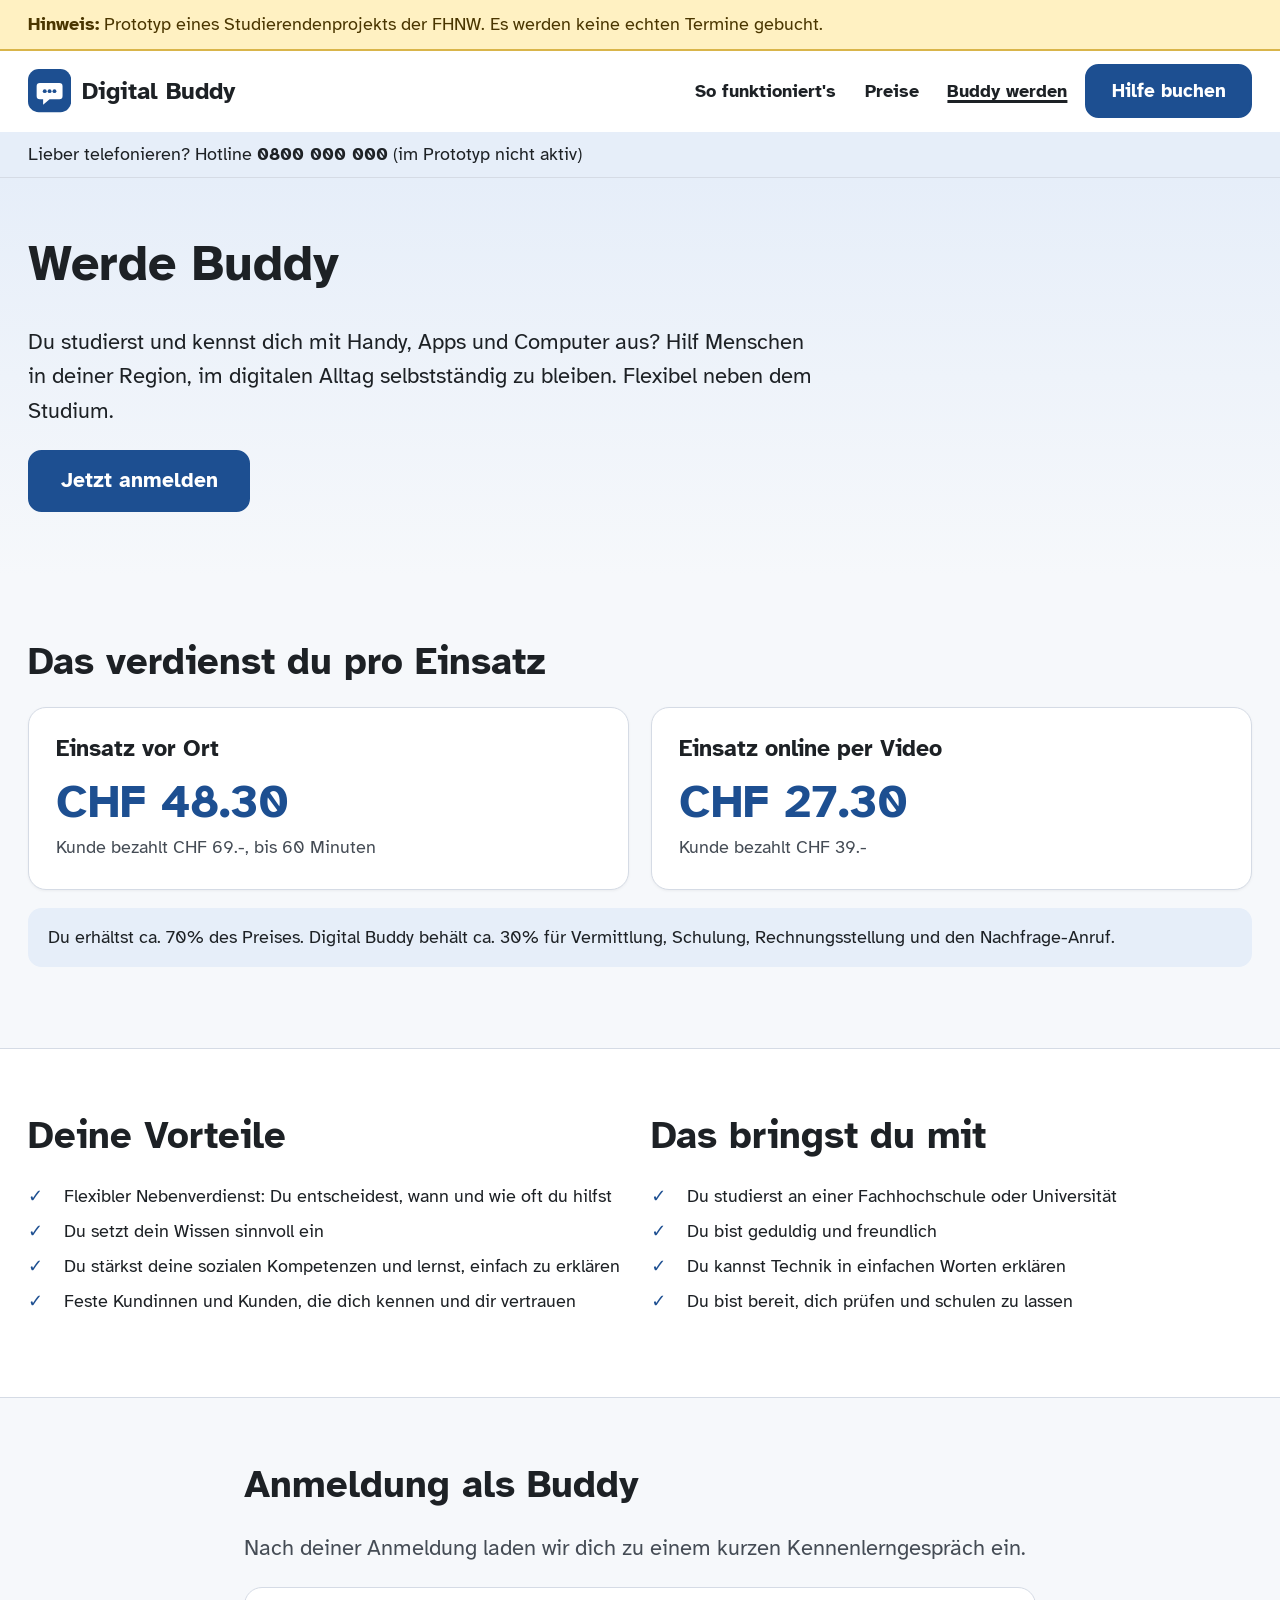
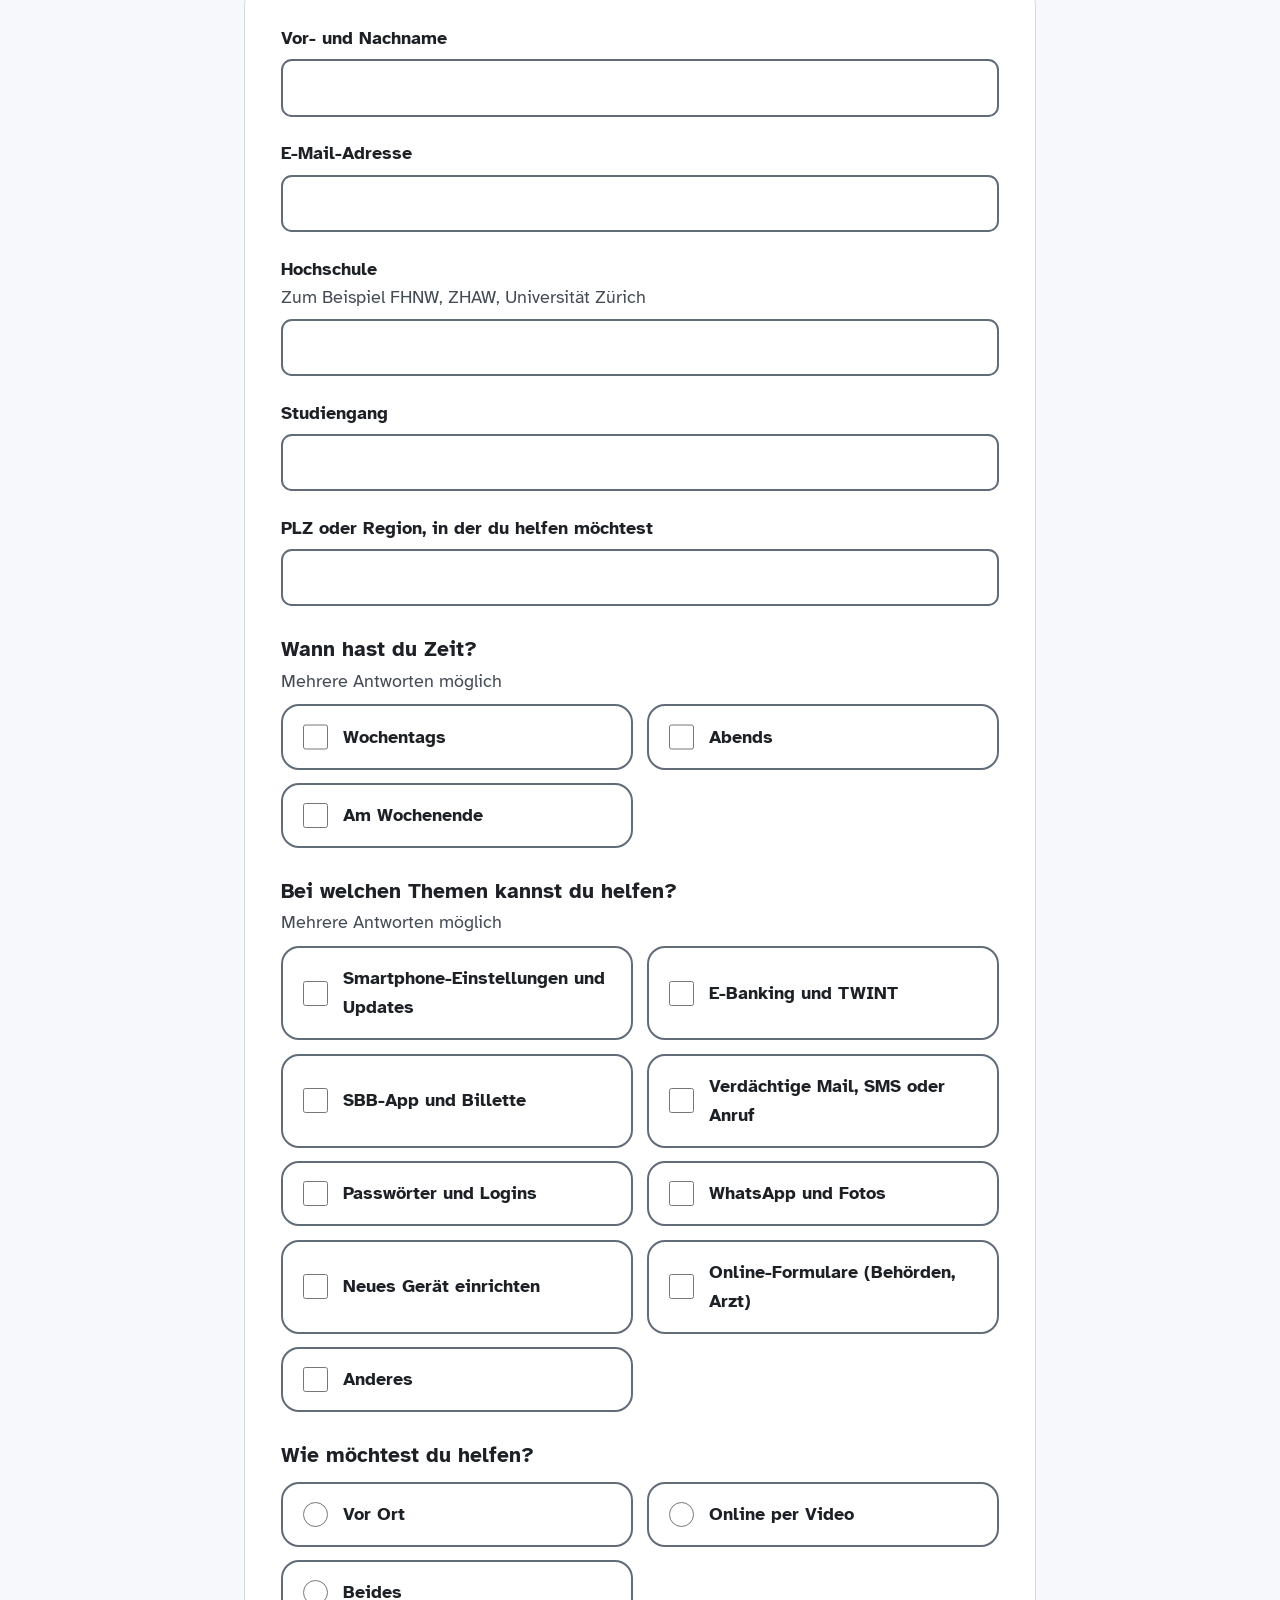
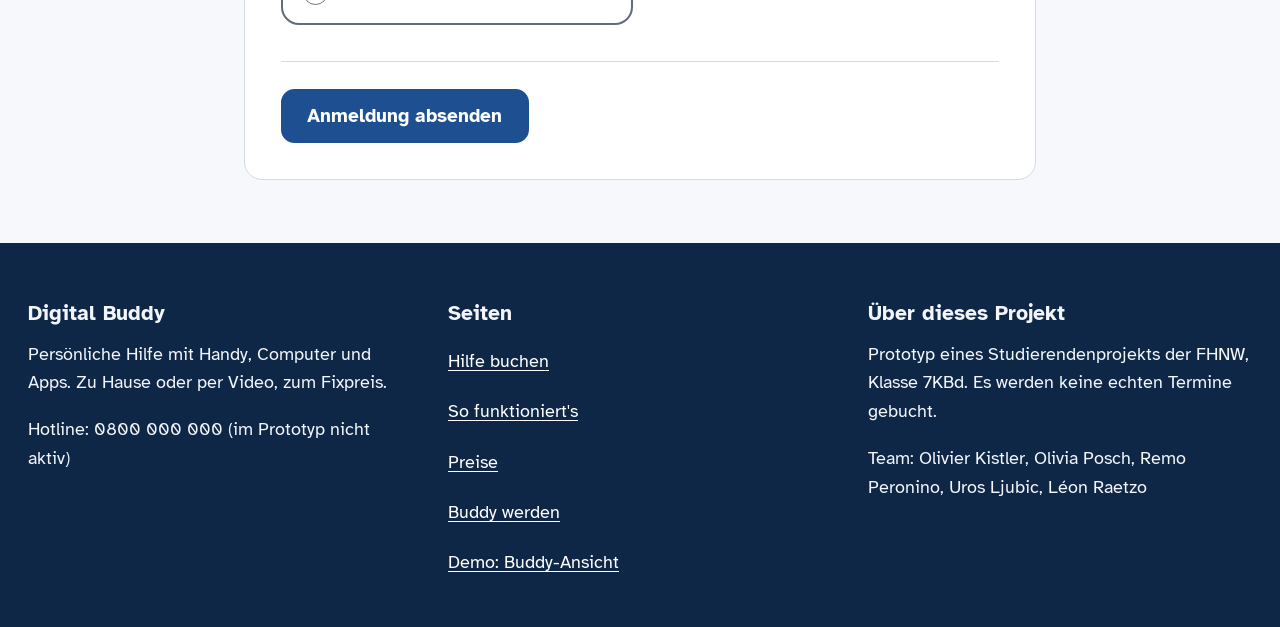
<file: buddy-werden.html>
<!doctype html>
<html lang="de-CH">
<head>
<meta charset="utf-8">
<meta name="viewport" content="width=device-width, initial-scale=1">
<title>Buddy werden | Digital Buddy</title>
<meta name="description" content="Als Studentin oder Student flexibel dazuverdienen und Menschen im digitalen Alltag helfen.">
<link rel="icon" href="data:image/svg+xml,%3Csvg xmlns='http://www.w3.org/2000/svg' viewBox='0 0 40 40'%3E%3Crect width='40' height='40' rx='10' fill='%231d4f91'/%3E%3Cpath d='M11 13h18a3 3 0 0 1 3 3v9a3 3 0 0 1-3 3h-9l-6 5v-5h-3a3 3 0 0 1-3-3v-9a3 3 0 0 1 3-3z' fill='%23fff'/%3E%3C/svg%3E">
<link rel="preconnect" href="https://fonts.googleapis.com">
<link rel="preconnect" href="https://fonts.gstatic.com" crossorigin>
<link rel="stylesheet" href="https://fonts.googleapis.com/css2?family=Atkinson+Hyperlegible:wght@400;700&display=swap">
<link rel="stylesheet" href="style.css">
<script src="app.js" defer></script>
</head>
<body data-page="buddy-werden">
<a class="skip-link" href="#inhalt">Zum Inhalt springen</a>
<div class="proto-banner" role="note"><div class="container"><p><strong>Hinweis:</strong> Prototyp eines Studierendenprojekts der FHNW. Es werden keine echten Termine gebucht.</p></div></div>
<header class="site-header">
  <div class="container header-inner">
    <a class="logo" href="index.html"><svg viewBox="0 0 40 40" aria-hidden="true"><rect width="40" height="40" rx="10" fill="#1d4f91"/><path d="M11 13h18a3 3 0 0 1 3 3v9a3 3 0 0 1-3 3h-9l-6 5v-5h-3a3 3 0 0 1-3-3v-9a3 3 0 0 1 3-3z" fill="#fff"/><circle cx="15.5" cy="20.5" r="1.8" fill="#1d4f91"/><circle cx="20" cy="20.5" r="1.8" fill="#1d4f91"/><circle cx="24.5" cy="20.5" r="1.8" fill="#1d4f91"/></svg><span>Digital Buddy</span></a>
    <nav aria-label="Hauptnavigation">
      <ul class="nav-list">
        <li><a href="index.html#so-funktionierts">So funktioniert's</a></li>
        <li><a href="index.html#preise">Preise</a></li>
        <li><a href="buddy-werden.html" aria-current="page">Buddy werden</a></li>
        <li><a class="btn btn-primary" href="buchen.html">Hilfe buchen</a></li>
      </ul>
    </nav>
  </div>
  <div class="hotline-bar"><div class="container"><p>Lieber telefonieren? Hotline <strong>0800 000 000</strong> (im Prototyp nicht aktiv)</p></div></div>
</header>
<main id="inhalt">
  <section class="hero">
    <div class="container">
      <h1>Werde Buddy</h1>
      <p class="lead" style="max-width:44rem">Du studierst und kennst dich mit Handy, Apps und Computer aus? Hilf Menschen in deiner Region, im digitalen Alltag selbstständig zu bleiben. Flexibel neben dem Studium.</p>
      <a class="btn btn-primary btn-large" href="#anmelden">Jetzt anmelden</a>
    </div>
  </section>

  <section class="section">
    <div class="container">
      <h2>Das verdienst du pro Einsatz</h2>
      <div class="grid grid-2">
        <div class="card"><h3>Einsatz vor Ort</h3><p class="price">CHF 48.30</p><p class="price-unit">Kunde bezahlt CHF 69.-, bis 60 Minuten</p></div>
        <div class="card"><h3>Einsatz online per Video</h3><p class="price">CHF 27.30</p><p class="price-unit">Kunde bezahlt CHF 39.-</p></div>
      </div>
      <p class="note">Du erhältst ca. 70% des Preises. Digital Buddy behält ca. 30% für Vermittlung, Schulung, Rechnungsstellung und den Nachfrage-Anruf.</p>
    </div>
  </section>

  <section class="section section--alt">
    <div class="container grid grid-2">
      <div>
        <h2>Deine Vorteile</h2>
        <ul class="checklist">
          <li>Flexibler Nebenverdienst: Du entscheidest, wann und wie oft du hilfst</li>
          <li>Du setzt dein Wissen sinnvoll ein</li>
          <li>Du stärkst deine sozialen Kompetenzen und lernst, einfach zu erklären</li>
          <li>Feste Kundinnen und Kunden, die dich kennen und dir vertrauen</li>
        </ul>
      </div>
      <div>
        <h2>Das bringst du mit</h2>
        <ul class="checklist">
          <li>Du studierst an einer Fachhochschule oder Universität</li>
          <li>Du bist geduldig und freundlich</li>
          <li>Du kannst Technik in einfachen Worten erklären</li>
          <li>Du bist bereit, dich prüfen und schulen zu lassen</li>
        </ul>
      </div>
    </div>
  </section>

  <section class="section" id="anmelden">
    <div class="container narrow">
      <h2>Anmeldung als Buddy</h2>
      <p class="lead">Nach deiner Anmeldung laden wir dich zu einem kurzen Kennenlerngespräch ein.</p>
      <form id="buddy-form" class="form-card">
        <div class="field">
          <label for="b-name">Vor- und Nachname</label>
          <input type="text" id="b-name" name="name" autocomplete="name" required>
        </div>
        <div class="field">
          <label for="b-email">E-Mail-Adresse</label>
          <input type="email" id="b-email" name="email" autocomplete="email" required>
        </div>
        <div class="field">
          <label for="b-hochschule">Hochschule <span class="hint">Zum Beispiel FHNW, ZHAW, Universität Zürich</span></label>
          <input type="text" id="b-hochschule" name="hochschule" required>
        </div>
        <div class="field">
          <label for="b-studiengang">Studiengang</label>
          <input type="text" id="b-studiengang" name="studiengang" required>
        </div>
        <div class="field">
          <label for="b-region">PLZ oder Region, in der du helfen möchtest</label>
          <input type="text" id="b-region" name="region" required>
        </div>

        <fieldset class="subfieldset">
          <legend>Wann hast du Zeit? <span class="hint">Mehrere Antworten möglich</span></legend>
          <div class="choices choices--2">
            <label class="choice"><input type="checkbox" name="verfuegbarkeit" value="wochentags">Wochentags</label>
            <label class="choice"><input type="checkbox" name="verfuegbarkeit" value="abends">Abends</label>
            <label class="choice"><input type="checkbox" name="verfuegbarkeit" value="wochenende">Am Wochenende</label>
          </div>
        </fieldset>

        <fieldset class="subfieldset">
          <legend>Bei welchen Themen kannst du helfen? <span class="hint">Mehrere Antworten möglich</span></legend>
          <div class="choices choices--topics" id="buddy-themen"></div>
        </fieldset>

        <fieldset class="subfieldset">
          <legend>Wie möchtest du helfen?</legend>
          <div class="choices choices--2">
            <label class="choice"><input type="radio" name="einsatz" value="vorort" required>Vor Ort</label>
            <label class="choice"><input type="radio" name="einsatz" value="online">Online per Video</label>
            <label class="choice"><input type="radio" name="einsatz" value="beides">Beides</label>
          </div>
        </fieldset>

        <div class="form-nav">
          <button type="submit" class="btn btn-primary">Anmeldung absenden</button>
        </div>
      </form>
    </div>
  </section>
</main>

<footer class="site-footer">
  <div class="container footer-grid">
    <div>
      <p class="footer-title">Digital Buddy</p>
      <p>Persönliche Hilfe mit Handy, Computer und Apps. Zu Hause oder per Video, zum Fixpreis.</p>
      <p>Hotline: 0800 000 000 (im Prototyp nicht aktiv)</p>
    </div>
    <div>
      <p class="footer-title">Seiten</p>
      <ul class="footer-links">
        <li><a href="buchen.html">Hilfe buchen</a></li>
        <li><a href="index.html#so-funktionierts">So funktioniert's</a></li>
        <li><a href="index.html#preise">Preise</a></li>
        <li><a href="buddy-werden.html" aria-current="page">Buddy werden</a></li>
        <li><a href="buddy-dashboard.html">Demo: Buddy-Ansicht</a></li>
      </ul>
    </div>
    <div>
      <p class="footer-title">Über dieses Projekt</p>
      <p>Prototyp eines Studierendenprojekts der FHNW, Klasse 7KBd. Es werden keine echten Termine gebucht.</p>
      <p>Team: Olivier Kistler, Olivia Posch, Remo Peronino, Uros Ljubic, Léon Raetzo</p>
    </div>
  </div>
</footer>
</body>
</html>
</file>
<file: style.css>
/* Digital Buddy MVP: one stylesheet for all pages. Mobile first, senior-friendly. */

:root {
  --bg: #f6f8fb;
  --surface: #ffffff;
  --text: #1d2125;
  --muted: #454c55;
  --primary: #1d4f91;
  --primary-dark: #143a6b;
  --primary-soft: #e6eef9;
  --line: #d5dbe5;
  --input: #626b78;
  --warn-bg: #fff1c2;
  --warn-text: #4a3600;
  --danger: #a3241c;
  --focus: #c2410c;
  --radius: 1rem;
}

*, *::before, *::after { box-sizing: border-box; }
[hidden] { display: none !important; }

/* 1rem = 18px */
html { font-size: 112.5%; -webkit-text-size-adjust: 100%; scroll-behavior: smooth; }
@media (prefers-reduced-motion: reduce) { html { scroll-behavior: auto; } }

body {
  margin: 0;
  background: var(--bg);
  color: var(--text);
  font-family: "Atkinson Hyperlegible", system-ui, -apple-system, "Segoe UI", Roboto, Arial, sans-serif;
  line-height: 1.6;
}

h1, h2, h3 { line-height: 1.25; margin: 0 0 .6em; }
h1 { font-size: clamp(1.9rem, 1.2rem + 3vw, 2.8rem); }
h2 { font-size: clamp(1.5rem, 1.15rem + 1.6vw, 2.1rem); }
h3 { font-size: 1.25rem; }
p { margin: 0 0 1em; }
ul, ol { margin: 0 0 1em; padding-left: 1.4em; }
li { margin-bottom: .35em; }
a { color: var(--primary); text-underline-offset: .15em; }
a:hover { color: var(--primary-dark); }
:focus-visible { outline: 3px solid var(--focus); outline-offset: 3px; }
[tabindex="-1"]:focus { outline: none; }

.container { width: 100%; max-width: 70rem; margin: 0 auto; padding: 0 1rem; }
.narrow { max-width: 46rem; }
.center { text-align: center; }
.lead { font-size: 1.2rem; color: var(--muted); }
.muted { color: var(--muted); }

.visually-hidden { position: absolute; width: 1px; height: 1px; overflow: hidden; clip: rect(0 0 0 0); white-space: nowrap; }
.skip-link { position: absolute; left: -9999px; top: 0; }
.skip-link:focus { left: 1rem; top: 1rem; z-index: 10; background: #fff; padding: .6rem 1rem; border-radius: .5rem; }

/* ---------- Banner, header, footer ---------- */
.proto-banner { background: var(--warn-bg); color: var(--warn-text); border-bottom: 2px solid #d9b54a; padding: .55rem 0; font-size: 1rem; }
.proto-banner p { margin: 0; }

.site-header { background: var(--surface); border-bottom: 1px solid var(--line); }
.header-inner { display: flex; flex-wrap: wrap; align-items: center; justify-content: space-between; gap: .5rem 1.5rem; padding-top: .75rem; padding-bottom: .75rem; }
.logo { display: inline-flex; align-items: center; gap: .6rem; min-height: 48px; font-weight: 700; font-size: 1.35rem; color: var(--text); text-decoration: none; }
.logo svg { width: 2.4rem; height: 2.4rem; flex: none; }
.nav-list { display: flex; flex-wrap: wrap; align-items: center; gap: .25rem .4rem; list-style: none; margin: 0; padding: 0; }
.nav-list li { margin: 0; }
.nav-list a:not(.btn) { display: inline-flex; align-items: center; min-height: 48px; padding: .4rem .6rem; color: var(--text); font-weight: 700; text-decoration: none; border-radius: .5rem; }
.nav-list a:not(.btn):hover { text-decoration: underline; }
.nav-list a[aria-current="page"] { text-decoration: underline; text-decoration-thickness: 3px; }
.hotline-bar { background: var(--primary-soft); padding: .45rem 0; font-size: 1rem; }
.hotline-bar p { margin: 0; }

.site-footer { background: #0f2747; color: #f2f5fa; padding: 3rem 0 2rem; }
.site-footer a { color: #fff; }
.footer-grid { display: grid; gap: 2rem; grid-template-columns: repeat(auto-fit, minmax(min(100%, 16rem), 1fr)); }
.footer-title { font-weight: 700; font-size: 1.15rem; margin-bottom: .5rem; }
.footer-links { list-style: none; padding: 0; margin: 0; }
.footer-links a { display: inline-flex; align-items: center; min-height: 44px; }

/* ---------- Buttons ---------- */
.btn {
  display: inline-flex; align-items: center; justify-content: center; gap: .5rem;
  min-height: 3rem; padding: .65rem 1.35rem;
  border: 2px solid var(--primary); border-radius: .75rem;
  font: inherit; font-weight: 700; font-size: 1.05rem; line-height: 1.3;
  text-align: center; text-decoration: none; cursor: pointer;
}
.btn-primary { background: var(--primary); color: #fff; }
.btn-primary:hover { background: var(--primary-dark); border-color: var(--primary-dark); color: #fff; }
.btn-secondary { background: var(--surface); color: var(--primary); }
.btn-secondary:hover { background: var(--primary-soft); color: var(--primary-dark); }
.btn-large { font-size: 1.15rem; padding: .85rem 1.7rem; }
.btn-row { display: flex; flex-wrap: wrap; gap: .75rem; }
.btn-link {
  display: inline-flex; align-items: center; min-height: 44px; padding: 0 .5rem; margin-left: .25rem;
  background: none; border: 0; color: var(--primary); font: inherit; font-weight: 700; text-decoration: underline; cursor: pointer;
}

/* ---------- Layout blocks ---------- */
.section { padding: 3.5rem 0; }
.section--alt { background: var(--surface); border-top: 1px solid var(--line); border-bottom: 1px solid var(--line); }
.section-head { max-width: 44rem; margin-bottom: 2rem; }
.page-head { padding-top: 2.5rem; padding-bottom: 1rem; }

.grid { display: grid; gap: 1.25rem; }
.grid-2 { grid-template-columns: repeat(auto-fit, minmax(min(100%, 18rem), 1fr)); }
.grid-3 { grid-template-columns: repeat(auto-fit, minmax(min(100%, 16rem), 1fr)); }

.card { background: var(--surface); border: 1px solid var(--line); border-radius: var(--radius); padding: 1.5rem; box-shadow: 0 1px 3px rgba(0, 0, 0, .05); }
.card > :last-child { margin-bottom: 0; }
.callout { background: var(--primary-soft); border-left: 6px solid var(--primary); border-radius: .75rem; padding: 1rem 1.25rem; }
.callout > :last-child { margin-bottom: 0; }
.note { background: var(--primary-soft); border-radius: .75rem; padding: .85rem 1.1rem; margin: 1rem 0; }

.icon { width: 2rem; height: 2rem; flex: none; fill: none; stroke: var(--primary); stroke-width: 1.8; stroke-linecap: round; stroke-linejoin: round; }
.icon-circle { display: inline-flex; align-items: center; justify-content: center; width: 3.2rem; height: 3.2rem; border-radius: 50%; background: var(--primary-soft); margin-bottom: .75rem; }

.checklist { list-style: none; padding: 0; }
.checklist li { position: relative; padding-left: 2rem; }
.checklist li::before { content: "\2713"; position: absolute; left: 0; top: 0; color: var(--primary); font-weight: 700; }

/* ---------- Landing ---------- */
.hero { padding: 3rem 0 3.5rem; background: linear-gradient(180deg, var(--primary-soft), var(--bg)); }
.hero-grid { display: grid; gap: 2.5rem; align-items: center; }
@media (min-width: 900px) { .hero-grid { grid-template-columns: 1.25fr 1fr; } }
.hero .lead { color: var(--text); }

.mock { background: var(--surface); border: 1px solid var(--line); border-radius: 1.25rem; padding: 1.5rem; box-shadow: 0 10px 30px rgba(29, 79, 145, .14); }
.mock-title { font-weight: 700; font-size: 1.2rem; margin-bottom: 1rem; }
.mock-row { display: flex; gap: .85rem; align-items: center; padding: .7rem 0; border-top: 1px solid var(--line); }
.mock-row p { margin: 0; }
.mock-row small { display: block; color: var(--muted); font-size: 1rem; }

.steps { list-style: none; padding: 0; counter-reset: step; }
.steps li { counter-increment: step; margin: 0; }
.steps li::before {
  content: counter(step); display: inline-flex; align-items: center; justify-content: center;
  width: 2.6rem; height: 2.6rem; border-radius: 50%; background: var(--primary); color: #fff; font-weight: 700; font-size: 1.2rem; margin-bottom: .75rem;
}

.topic-grid { display: grid; gap: .85rem; grid-template-columns: repeat(auto-fill, minmax(min(100%, 17rem), 1fr)); }
.topic {
  display: flex; align-items: center; gap: 1rem; min-height: 4.5rem; padding: 1rem 1.2rem;
  background: var(--surface); border: 2px solid var(--line); border-radius: var(--radius);
  color: var(--text); font-weight: 700; text-decoration: none;
}
.topic:hover { border-color: var(--primary); color: var(--text); background: var(--primary-soft); }

.price-card { display: flex; flex-direction: column; }
.price-card .btn { margin-top: auto; align-self: flex-start; }
.price { font-size: 2.6rem; font-weight: 700; color: var(--primary); line-height: 1.1; margin-bottom: .25rem; }
.price-unit { color: var(--muted); }

.stat-num { display: block; font-size: 2.6rem; font-weight: 700; color: var(--primary); line-height: 1.1; margin-bottom: .4rem; }
.stat-grid { grid-template-columns: repeat(auto-fit, minmax(min(100%, 10rem), 1fr)); }
.source { font-size: 1rem; color: var(--muted); margin-top: 1.5rem; }

details { background: var(--surface); border: 1px solid var(--line); border-radius: .75rem; margin-bottom: .75rem; }
summary { display: list-item; padding: .9rem 1.25rem; min-height: 48px; font-weight: 700; cursor: pointer; }
details[open] summary { border-bottom: 1px solid var(--line); }
.details-body { padding: 1rem 1.25rem; }
.details-body > :last-child { margin-bottom: 0; }

.teaser { display: grid; gap: 1.5rem; align-items: center; background: var(--primary); color: #fff; border-radius: 1.25rem; padding: 2rem; }
.teaser h2 { color: #fff; }
.teaser .btn-secondary { border-color: #fff; }
@media (min-width: 760px) { .teaser { grid-template-columns: 1fr auto; } }

/* ---------- Forms ---------- */
fieldset { border: 0; padding: 0; margin: 0; min-width: 0; }
legend { padding: 0; font-weight: 700; }
.step > legend { font-size: clamp(1.45rem, 1.2rem + 1.2vw, 1.9rem); line-height: 1.25; margin-bottom: 1.25rem; }
.subfieldset { margin-top: 1.5rem; }
.subfieldset > legend { font-size: 1.15rem; margin-bottom: .5rem; }

.form-card { background: var(--surface); border: 1px solid var(--line); border-radius: var(--radius); padding: 1.5rem 1.1rem; }
@media (min-width: 600px) { .form-card { padding: 2rem; } }

.field { margin-bottom: 1.25rem; }
.field label, .label { display: block; font-weight: 700; margin-bottom: .35rem; }
.hint { display: block; font-weight: 400; color: var(--muted); font-size: 1rem; }
.field-row { display: grid; gap: 0 1rem; grid-template-columns: 1fr; }
@media (min-width: 520px) { .field-row { grid-template-columns: 8rem 1fr; } }

input[type="text"], input[type="tel"], input[type="email"], input[type="date"], select, textarea {
  width: 100%; min-height: 3rem; padding: .65rem .85rem;
  border: 2px solid var(--input); border-radius: .6rem; background: #fff; color: var(--text);
  font: inherit; font-size: 1.05rem;
}
textarea { min-height: 7rem; resize: vertical; }
input:focus-visible, textarea:focus-visible, select:focus-visible { outline: 3px solid var(--focus); outline-offset: 1px; border-color: var(--focus); }
[aria-invalid="true"] { border-color: var(--danger) !important; }

.choices { display: grid; gap: .75rem; }
.choices--2 { grid-template-columns: repeat(auto-fit, minmax(min(100%, 15rem), 1fr)); }
.choices--topics { grid-template-columns: repeat(auto-fill, minmax(min(100%, 16rem), 1fr)); }
.choice {
  display: flex; align-items: center; gap: .85rem; min-height: 3.5rem; padding: .9rem 1.1rem;
  background: #fff; border: 2px solid var(--input); border-radius: var(--radius);
  font-weight: 700; cursor: pointer;
}
.choice input { width: 1.4rem; height: 1.4rem; margin: 0; flex: none; accent-color: var(--primary); }
.choice:hover { border-color: var(--primary); }
.choice:has(input:checked) { border-color: var(--primary); background: var(--primary-soft); box-shadow: inset 0 0 0 2px var(--primary); }
.choice:has(input:focus-visible) { outline: 3px solid var(--focus); outline-offset: 2px; }
.choice .sub { display: block; font-weight: 400; color: var(--muted); }
.choice-price { margin-left: auto; padding-left: .5rem; font-size: 1.2rem; color: var(--primary); white-space: nowrap; }
.choice--check { font-weight: 400; align-items: flex-start; }
.choice--check input { margin-top: .2rem; }

.progress { margin-bottom: 1.5rem; }
.progress-label { font-weight: 700; margin-bottom: .4rem; }
.progress-bar { height: .65rem; background: var(--line); border-radius: 1rem; overflow: hidden; }
.progress-bar span { display: block; height: 100%; width: 0; background: var(--primary); transition: width .2s; }

.form-nav { display: flex; flex-wrap: wrap; gap: .75rem; margin-top: 2rem; padding-top: 1.5rem; border-top: 1px solid var(--line); }
.form-nav .push { margin-left: auto; }

.error-box { background: #fdecea; border: 2px solid var(--danger); color: #7a1a14; border-radius: .6rem; padding: .75rem 1rem; margin: 1.25rem 0 0; font-weight: 700; }

.summary { margin: 0 0 1.5rem; }
.summary-row { display: grid; gap: .1rem; padding: .7rem 0; border-bottom: 1px solid var(--line); }
.summary-row dt { font-weight: 700; }
.summary-row dd { margin: 0; overflow-wrap: anywhere; }
@media (min-width: 600px) { .summary-row { grid-template-columns: 13rem 1fr; gap: 1rem; } }
.price-box { display: flex; flex-wrap: wrap; justify-content: space-between; align-items: baseline; gap: .5rem; background: var(--primary-soft); border-radius: .75rem; padding: 1rem 1.25rem; margin-bottom: 1.5rem; }
.price-box strong { font-size: 1.6rem; color: var(--primary); }

/* ---------- Confirmation / dashboard ---------- */
.success-icon { width: 4rem; height: 4rem; margin-bottom: 1rem; }
.booking-id { display: inline-block; font-size: 1.4rem; font-weight: 700; background: var(--primary-soft); padding: .3rem .9rem; border-radius: .6rem; letter-spacing: .03em; }
.abo-box { border: 2px dashed var(--primary); }

.stats-row { display: grid; gap: 1rem; grid-template-columns: repeat(auto-fit, minmax(8rem, 1fr)); margin-bottom: 2.5rem; }
.stat-box { text-align: center; padding: 1rem .5rem; }
.stat-box .stat-num { font-size: clamp(1.4rem, 5vw, 2.2rem); }

.request-list { list-style: none; padding: 0; display: grid; gap: 1rem; }
.request-list > li { margin: 0; }
.request-head { display: flex; flex-wrap: wrap; gap: .5rem; align-items: center; margin-bottom: .75rem; }
.request h3 { display: flex; gap: .75rem; align-items: center; }
.facts { display: grid; gap: .6rem 1.25rem; grid-template-columns: repeat(auto-fit, minmax(min(100%, 11rem), 1fr)); margin: 0 0 1rem; }
.facts dt { color: var(--muted); font-size: 1rem; }
.facts dd { margin: 0; font-weight: 700; }

.badge { display: inline-block; padding: .1rem .75rem; border-radius: 2rem; font-weight: 700; font-size: 1rem; }
.badge--offen { background: var(--warn-bg); color: var(--warn-text); }
.badge--angenommen { background: #ece6fa; color: #45237a; }
.badge--erledigt { background: #e0f2e5; color: #1d5a2e; }
.badge--beispiel { background: #ece9e3; color: #3d3a35; }
</file>
